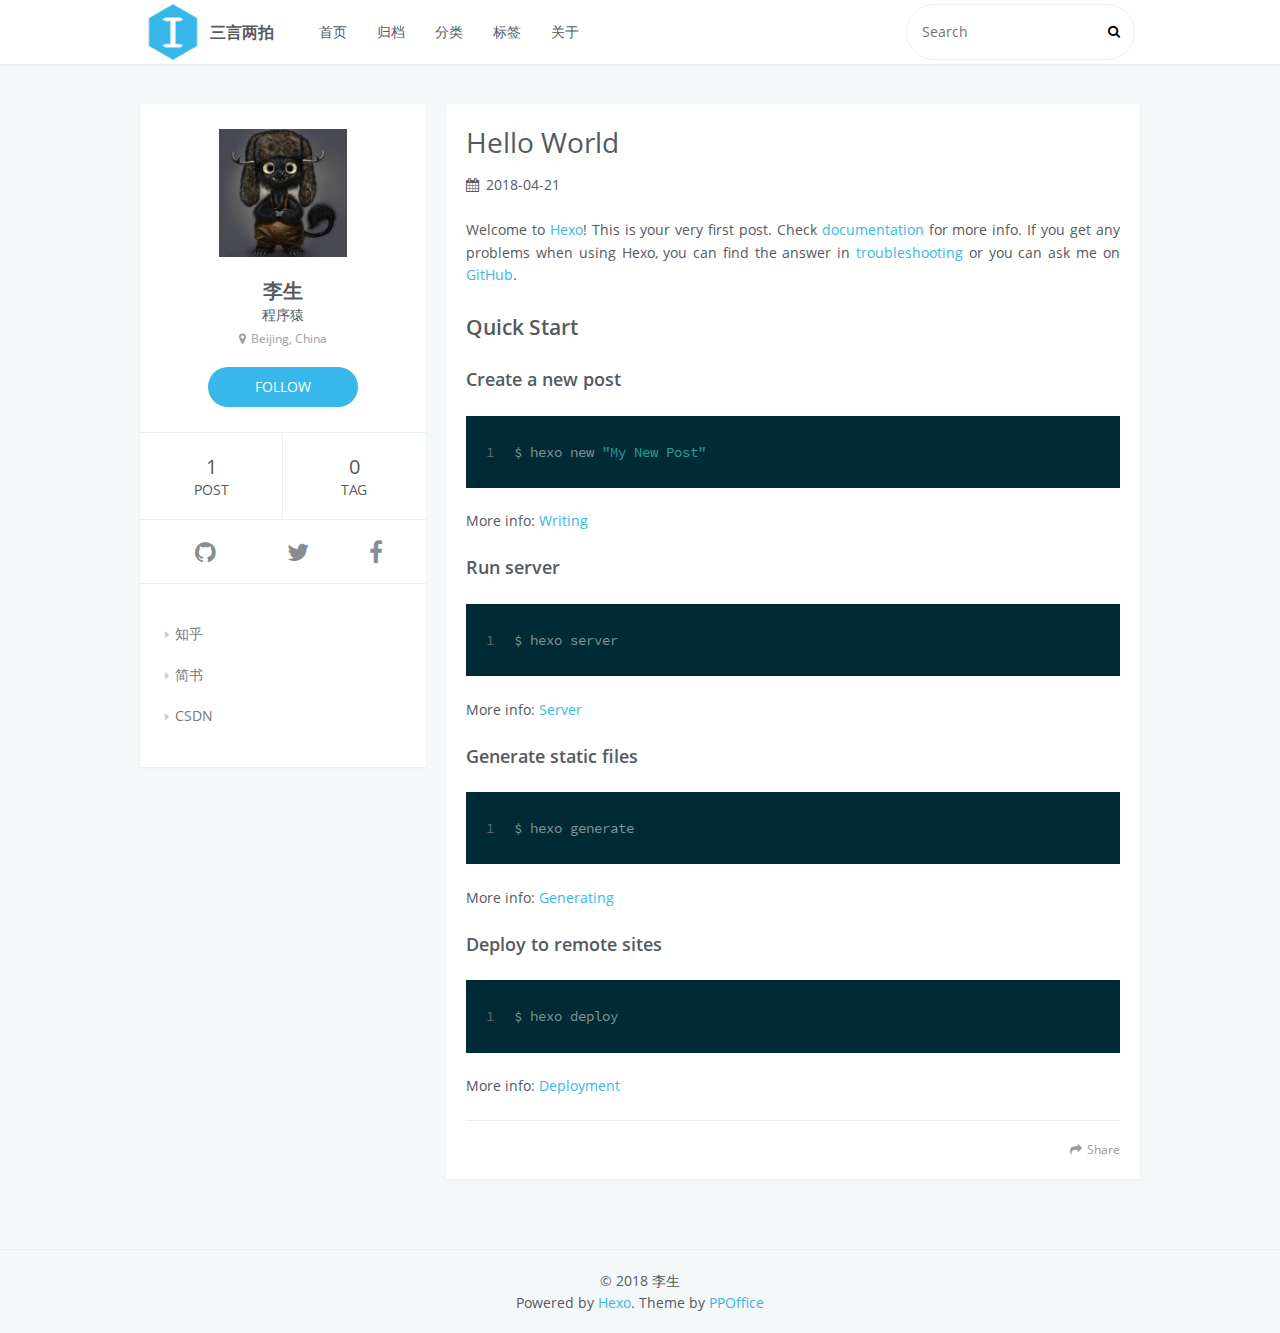
<file: index.html>
<!DOCTYPE html>
<html>
<head>
    <meta charset="utf-8">
    
    <title>三言两拍</title>
    <meta name="viewport" content="width=device-width, initial-scale=1, maximum-scale=1" />
    <meta name="description" content="When other men blindly follow the truth, remember, Nothing is true. When other men are limited by morality or law, remember, Everything is permitted.">
<meta name="keywords" content="李生 iOS Swift Objective-C">
<meta property="og:type" content="website">
<meta property="og:title" content="三言两拍">
<meta property="og:url" content="https://tasktinkle.github.io/index.html">
<meta property="og:site_name" content="三言两拍">
<meta property="og:description" content="When other men blindly follow the truth, remember, Nothing is true. When other men are limited by morality or law, remember, Everything is permitted.">
<meta property="og:locale" content="default">
<meta name="twitter:card" content="summary">
<meta name="twitter:title" content="三言两拍">
<meta name="twitter:description" content="When other men blindly follow the truth, remember, Nothing is true. When other men are limited by morality or law, remember, Everything is permitted.">
    

    

    
        <link rel="icon" href="/favicon.png" />
    

    <link rel="stylesheet" href="/libs/font-awesome/css/font-awesome.min.css">
    <link rel="stylesheet" href="/libs/open-sans/styles.css">
    <link rel="stylesheet" href="/libs/source-code-pro/styles.css">

    <link rel="stylesheet" href="/css/style.css">

    <script src="/libs/jquery/2.1.3/jquery.min.js"></script>
    
    
        <link rel="stylesheet" href="/libs/lightgallery/css/lightgallery.min.css">
    
    
        <link rel="stylesheet" href="/libs/justified-gallery/justifiedGallery.min.css">
    
    
        <script type="text/javascript">
(function(i,s,o,g,r,a,m) {i['GoogleAnalyticsObject']=r;i[r]=i[r]||function() {
(i[r].q=i[r].q||[]).push(arguments)},i[r].l=1*new Date();a=s.createElement(o),
m=s.getElementsByTagName(o)[0];a.async=1;a.src=g;m.parentNode.insertBefore(a,m)
})(window,document,'script','//www.google-analytics.com/analytics.js','ga');

ga('create', 'UA-117944323-1', 'auto');
ga('send', 'pageview');

</script>
    
    
    


</head>

<body>
    <div id="container">
        <header id="header">
    <div id="header-main" class="header-inner">
        <div class="outer">
            <a href="/" id="logo">
                <i class="logo"></i>
                <span class="site-title">三言两拍</span>
            </a>
            <nav id="main-nav">
                
                    <a class="main-nav-link" href="/.">首页</a>
                
                    <a class="main-nav-link" href="/archives">归档</a>
                
                    <a class="main-nav-link" href="/categories">分类</a>
                
                    <a class="main-nav-link" href="/tags">标签</a>
                
                    <a class="main-nav-link" href="/about">关于</a>
                
            </nav>
            
                
                <nav id="sub-nav">
                    <div class="profile" id="profile-nav">
                        <a id="profile-anchor" href="javascript:;">
                            <img class="avatar" src="/css/images/avatar.jpeg" />
                            <i class="fa fa-caret-down"></i>
                        </a>
                    </div>
                </nav>
            
            <div id="search-form-wrap">

    <form class="search-form" method="GET" action="https://www.baidu.com/s?">
    <input name="wd" type="text" class="search-form-input" placeholder="Search" />
    <button type="submit" class="search-form-submit"></button>
</form>
<script>
(function ($) {
    $('.search-form').on('submit', function (e) {
        var keyword = $('.search-form-input[name="wd"]').val();
        window.location = 'https://www.baidu.com/s?wd=site:tasktinkle.github.io ' + keyword;
        return false;
    });
})(jQuery);
</script>

</div>
        </div>
    </div>
    <div id="main-nav-mobile" class="header-sub header-inner">
        <table class="menu outer">
            <tr>
                
                    <td><a class="main-nav-link" href="/.">首页</a></td>
                
                    <td><a class="main-nav-link" href="/archives">归档</a></td>
                
                    <td><a class="main-nav-link" href="/categories">分类</a></td>
                
                    <td><a class="main-nav-link" href="/tags">标签</a></td>
                
                    <td><a class="main-nav-link" href="/about">关于</a></td>
                
                <td>
                    
    <form class="search-form" method="GET" action="https://www.baidu.com/s?">
    <input name="wd" type="text" class="search-form-input" placeholder="Search" />
    <button type="submit" class="search-form-submit"></button>
</form>
<script>
(function ($) {
    $('.search-form').on('submit', function (e) {
        var keyword = $('.search-form-input[name="wd"]').val();
        window.location = 'https://www.baidu.com/s?wd=site:tasktinkle.github.io ' + keyword;
        return false;
    });
})(jQuery);
</script>

                </td>
            </tr>
        </table>
    </div>
</header>

        <div class="outer">
            
                

<aside id="profile">
    <div class="inner profile-inner">
        <div class="base-info profile-block">
            <img id="avatar" src="/css/images/avatar.jpeg" />
            <h2 id="name">李生</h2>
            <h3 id="title">程序猿</h3>
            <span id="location"><i class="fa fa-map-marker"></i>Beijing, China</span>
            <a id="follow" target="_blank" href="https://github.com/tasktinkle/">FOLLOW</a>
        </div>
        <div class="article-info profile-block">
            <div class="article-info-block">
                1
                <span>post</span>
            </div>
            <div class="article-info-block">
                0
                <span>tag</span>
            </div>
        </div>
        
        <div class="profile-block social-links">
            <table>
                <tr>
                    
                    
                    <td>
                        <a href="http://github.com/tasktinkle" target="_blank" title="github" class=tooltip>
                            <i class="fa fa-github"></i>
                        </a>
                    </td>
                    
                    <td>
                        <a href="/" target="_blank" title="twitter" class=tooltip>
                            <i class="fa fa-twitter"></i>
                        </a>
                    </td>
                    
                    <td>
                        <a href="/" target="_blank" title="facebook" class=tooltip>
                            <i class="fa fa-facebook"></i>
                        </a>
                    </td>
                    
                </tr>
            </table>
        </div>
        
        <div class="profile-block social-links">
            <div class="widget">
                <ul>
                    
                        <li>
                            <a href="">知乎</a>
                        </li>
                    
                        <li>
                            <a href="">简书</a>
                        </li>
                    
                        <li>
                            <a href="">CSDN</a>
                        </li>
                    
                </ul>
            </div>
        </div>
    </div>
</aside>

            
            <section id="main">
    <article id="post-hello-world" class="article article-type-post" itemscope itemprop="blogPost">
    <div class="article-inner">
        
        
            <header class="article-header">
                
    
        <h1 itemprop="name">
            <a class="article-title" href="/2018/04/21/hello-world/">Hello World</a>
        </h1>
    

                
                    <div class="article-meta">
                        
    <div class="article-date">
        <i class="fa fa-calendar"></i>
        <a href="/2018/04/21/hello-world/">
            <time datetime="2018-04-21T00:39:50.141Z" itemprop="datePublished">2018-04-21</time>
        </a>
    </div>


                        
                        
                    </div>
                
            </header>
        
        
        <div class="article-entry" itemprop="articleBody">
        
            
            <p>Welcome to <a href="https://hexo.io/" target="_blank" rel="noopener">Hexo</a>! This is your very first post. Check <a href="https://hexo.io/docs/" target="_blank" rel="noopener">documentation</a> for more info. If you get any problems when using Hexo, you can find the answer in <a href="https://hexo.io/docs/troubleshooting.html" target="_blank" rel="noopener">troubleshooting</a> or you can ask me on <a href="https://github.com/hexojs/hexo/issues" target="_blank" rel="noopener">GitHub</a>.</p>
<h2 id="Quick-Start"><a href="#Quick-Start" class="headerlink" title="Quick Start"></a>Quick Start</h2><h3 id="Create-a-new-post"><a href="#Create-a-new-post" class="headerlink" title="Create a new post"></a>Create a new post</h3><figure class="highlight bash"><table><tr><td class="gutter"><pre><span class="line">1</span><br></pre></td><td class="code"><pre><span class="line">$ hexo new <span class="string">"My New Post"</span></span><br></pre></td></tr></table></figure>
<p>More info: <a href="https://hexo.io/docs/writing.html" target="_blank" rel="noopener">Writing</a></p>
<h3 id="Run-server"><a href="#Run-server" class="headerlink" title="Run server"></a>Run server</h3><figure class="highlight bash"><table><tr><td class="gutter"><pre><span class="line">1</span><br></pre></td><td class="code"><pre><span class="line">$ hexo server</span><br></pre></td></tr></table></figure>
<p>More info: <a href="https://hexo.io/docs/server.html" target="_blank" rel="noopener">Server</a></p>
<h3 id="Generate-static-files"><a href="#Generate-static-files" class="headerlink" title="Generate static files"></a>Generate static files</h3><figure class="highlight bash"><table><tr><td class="gutter"><pre><span class="line">1</span><br></pre></td><td class="code"><pre><span class="line">$ hexo generate</span><br></pre></td></tr></table></figure>
<p>More info: <a href="https://hexo.io/docs/generating.html" target="_blank" rel="noopener">Generating</a></p>
<h3 id="Deploy-to-remote-sites"><a href="#Deploy-to-remote-sites" class="headerlink" title="Deploy to remote sites"></a>Deploy to remote sites</h3><figure class="highlight bash"><table><tr><td class="gutter"><pre><span class="line">1</span><br></pre></td><td class="code"><pre><span class="line">$ hexo deploy</span><br></pre></td></tr></table></figure>
<p>More info: <a href="https://hexo.io/docs/deployment.html" target="_blank" rel="noopener">Deployment</a></p>

        
        </div>
        <footer class="article-footer">
            <div class="share-container">



</div>

    <a data-url="https://tasktinkle.github.io/2018/04/21/hello-world/" data-id="cjg8rhk4a00009pv6m8yh7b2r" class="article-share-link"><i class="fa fa-share"></i>Share</a>
<script>
    (function ($) {
        // Prevent duplicate binding
        if (typeof(__SHARE_BUTTON_BINDED__) === 'undefined' || !__SHARE_BUTTON_BINDED__) {
            __SHARE_BUTTON_BINDED__ = true;
        } else {
            return;
        }
        $('body').on('click', function() {
            $('.article-share-box.on').removeClass('on');
        }).on('click', '.article-share-link', function(e) {
            e.stopPropagation();

            var $this = $(this),
                url = $this.attr('data-url'),
                encodedUrl = encodeURIComponent(url),
                id = 'article-share-box-' + $this.attr('data-id'),
                offset = $this.offset(),
                box;

            if ($('#' + id).length) {
                box = $('#' + id);

                if (box.hasClass('on')){
                    box.removeClass('on');
                    return;
                }
            } else {
                var html = [
                    '<div id="' + id + '" class="article-share-box">',
                        '<input class="article-share-input" value="' + url + '">',
                        '<div class="article-share-links">',
                            '<a href="https://twitter.com/intent/tweet?url=' + encodedUrl + '" class="fa fa-twitter article-share-twitter" target="_blank" title="Twitter"></a>',
                            '<a href="https://www.facebook.com/sharer.php?u=' + encodedUrl + '" class="fa fa-facebook article-share-facebook" target="_blank" title="Facebook"></a>',
                            '<a href="http://pinterest.com/pin/create/button/?url=' + encodedUrl + '" class="fa fa-pinterest article-share-pinterest" target="_blank" title="Pinterest"></a>',
                            '<a href="https://plus.google.com/share?url=' + encodedUrl + '" class="fa fa-google article-share-google" target="_blank" title="Google+"></a>',
                        '</div>',
                    '</div>'
                ].join('');

              box = $(html);

              $('body').append(box);
            }

            $('.article-share-box.on').hide();

            box.css({
                top: offset.top + 25,
                left: offset.left
            }).addClass('on');

        }).on('click', '.article-share-box', function (e) {
            e.stopPropagation();
        }).on('click', '.article-share-box-input', function () {
            $(this).select();
        }).on('click', '.article-share-box-link', function (e) {
            e.preventDefault();
            e.stopPropagation();

            window.open(this.href, 'article-share-box-window-' + Date.now(), 'width=500,height=450');
        });
    })(jQuery);
</script>

            
    

        </footer>
    </div>
    
</article>


</section>
            
        </div>
        <footer id="footer">
    <div class="outer">
        <div id="footer-info" class="inner">
            &copy; 2018 李生<br>
            Powered by <a href="http://hexo.io/" target="_blank">Hexo</a>. Theme by <a href="http://github.com/ppoffice">PPOffice</a>
        </div>
    </div>
</footer>
        


    
        <script src="/libs/lightgallery/js/lightgallery.min.js"></script>
        <script src="/libs/lightgallery/js/lg-thumbnail.min.js"></script>
        <script src="/libs/lightgallery/js/lg-pager.min.js"></script>
        <script src="/libs/lightgallery/js/lg-autoplay.min.js"></script>
        <script src="/libs/lightgallery/js/lg-fullscreen.min.js"></script>
        <script src="/libs/lightgallery/js/lg-zoom.min.js"></script>
        <script src="/libs/lightgallery/js/lg-hash.min.js"></script>
        <script src="/libs/lightgallery/js/lg-share.min.js"></script>
        <script src="/libs/lightgallery/js/lg-video.min.js"></script>
    
    
        <script src="/libs/justified-gallery/jquery.justifiedGallery.min.js"></script>
    
    



<!-- Custom Scripts -->
<script src="/js/main.js"></script>

    </div>
</body>
</html>
</file>
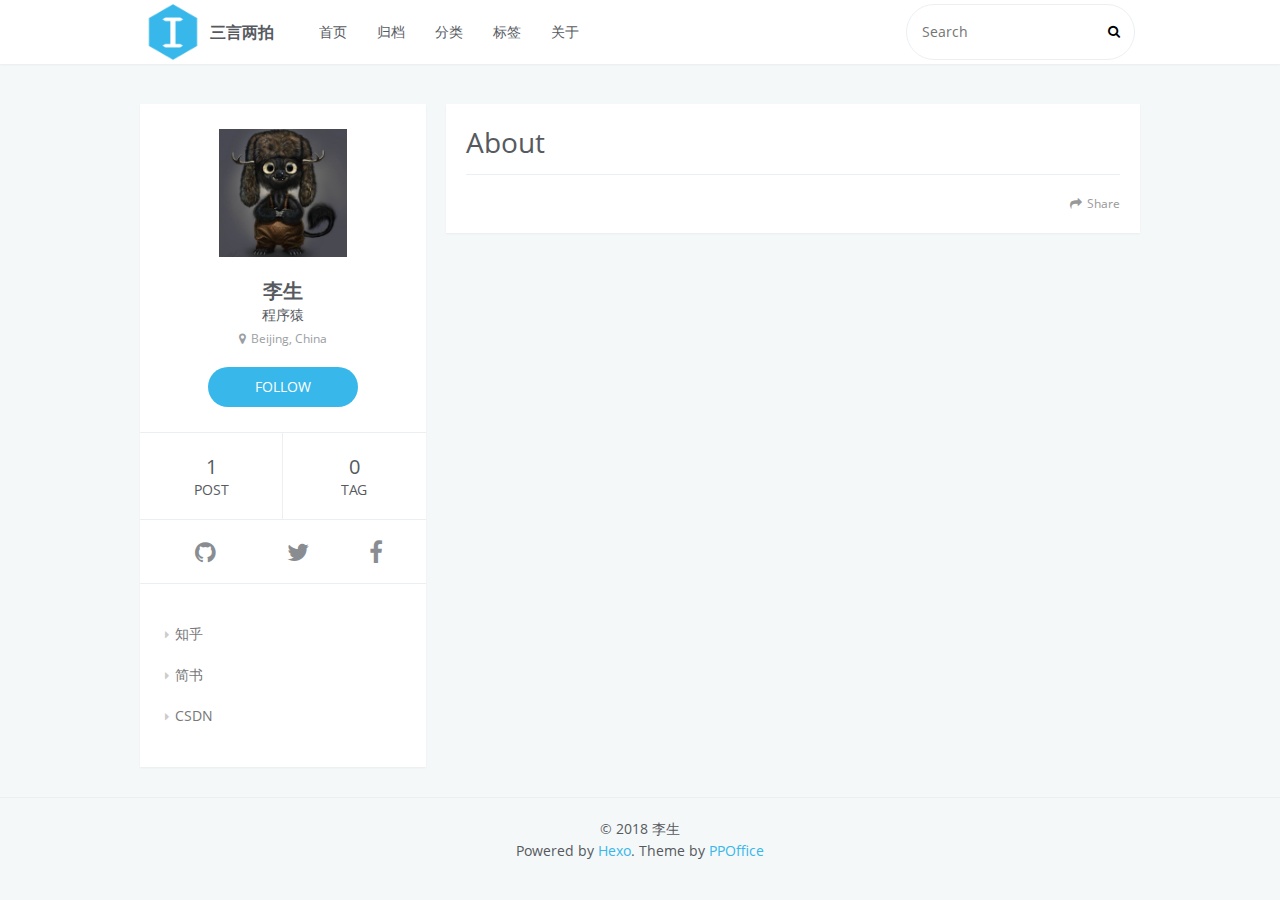
<file: about/index.html>
<!DOCTYPE html>
<html>
<head>
    <meta charset="utf-8">
    
    <title>About | 三言两拍</title>
    <meta name="viewport" content="width=device-width, initial-scale=1, maximum-scale=1" />
    <meta name="description" content="When other men blindly follow the truth, remember, Nothing is true. When other men are limited by morality or law, remember, Everything is permitted.">
<meta name="keywords" content="李生 iOS Swift Objective-C">
<meta property="og:type" content="website">
<meta property="og:title" content="About">
<meta property="og:url" content="https://tasktinkle.github.io/about/index.html">
<meta property="og:site_name" content="三言两拍">
<meta property="og:description" content="When other men blindly follow the truth, remember, Nothing is true. When other men are limited by morality or law, remember, Everything is permitted.">
<meta property="og:locale" content="default">
<meta property="og:updated_time" content="2018-04-21T01:03:26.537Z">
<meta name="twitter:card" content="summary">
<meta name="twitter:title" content="About">
<meta name="twitter:description" content="When other men blindly follow the truth, remember, Nothing is true. When other men are limited by morality or law, remember, Everything is permitted.">
    

    

    
        <link rel="icon" href="/favicon.png" />
    

    <link rel="stylesheet" href="/libs/font-awesome/css/font-awesome.min.css">
    <link rel="stylesheet" href="/libs/open-sans/styles.css">
    <link rel="stylesheet" href="/libs/source-code-pro/styles.css">

    <link rel="stylesheet" href="/css/style.css">

    <script src="/libs/jquery/2.1.3/jquery.min.js"></script>
    
    
        <link rel="stylesheet" href="/libs/lightgallery/css/lightgallery.min.css">
    
    
        <link rel="stylesheet" href="/libs/justified-gallery/justifiedGallery.min.css">
    
    
        <script type="text/javascript">
(function(i,s,o,g,r,a,m) {i['GoogleAnalyticsObject']=r;i[r]=i[r]||function() {
(i[r].q=i[r].q||[]).push(arguments)},i[r].l=1*new Date();a=s.createElement(o),
m=s.getElementsByTagName(o)[0];a.async=1;a.src=g;m.parentNode.insertBefore(a,m)
})(window,document,'script','//www.google-analytics.com/analytics.js','ga');

ga('create', 'UA-117944323-1', 'auto');
ga('send', 'pageview');

</script>
    
    
    


</head>

<body>
    <div id="container">
        <header id="header">
    <div id="header-main" class="header-inner">
        <div class="outer">
            <a href="/" id="logo">
                <i class="logo"></i>
                <span class="site-title">三言两拍</span>
            </a>
            <nav id="main-nav">
                
                    <a class="main-nav-link" href="/.">首页</a>
                
                    <a class="main-nav-link" href="/archives">归档</a>
                
                    <a class="main-nav-link" href="/categories">分类</a>
                
                    <a class="main-nav-link" href="/tags">标签</a>
                
                    <a class="main-nav-link" href="/about">关于</a>
                
            </nav>
            
                
                <nav id="sub-nav">
                    <div class="profile" id="profile-nav">
                        <a id="profile-anchor" href="javascript:;">
                            <img class="avatar" src="/css/images/avatar.jpeg" />
                            <i class="fa fa-caret-down"></i>
                        </a>
                    </div>
                </nav>
            
            <div id="search-form-wrap">

    <form class="search-form" method="GET" action="https://www.baidu.com/s?">
    <input name="wd" type="text" class="search-form-input" placeholder="Search" />
    <button type="submit" class="search-form-submit"></button>
</form>
<script>
(function ($) {
    $('.search-form').on('submit', function (e) {
        var keyword = $('.search-form-input[name="wd"]').val();
        window.location = 'https://www.baidu.com/s?wd=site:tasktinkle.github.io ' + keyword;
        return false;
    });
})(jQuery);
</script>

</div>
        </div>
    </div>
    <div id="main-nav-mobile" class="header-sub header-inner">
        <table class="menu outer">
            <tr>
                
                    <td><a class="main-nav-link" href="/.">首页</a></td>
                
                    <td><a class="main-nav-link" href="/archives">归档</a></td>
                
                    <td><a class="main-nav-link" href="/categories">分类</a></td>
                
                    <td><a class="main-nav-link" href="/tags">标签</a></td>
                
                    <td><a class="main-nav-link" href="/about">关于</a></td>
                
                <td>
                    
    <form class="search-form" method="GET" action="https://www.baidu.com/s?">
    <input name="wd" type="text" class="search-form-input" placeholder="Search" />
    <button type="submit" class="search-form-submit"></button>
</form>
<script>
(function ($) {
    $('.search-form').on('submit', function (e) {
        var keyword = $('.search-form-input[name="wd"]').val();
        window.location = 'https://www.baidu.com/s?wd=site:tasktinkle.github.io ' + keyword;
        return false;
    });
})(jQuery);
</script>

                </td>
            </tr>
        </table>
    </div>
</header>

        <div class="outer">
            
                

<aside id="profile">
    <div class="inner profile-inner">
        <div class="base-info profile-block">
            <img id="avatar" src="/css/images/avatar.jpeg" />
            <h2 id="name">李生</h2>
            <h3 id="title">程序猿</h3>
            <span id="location"><i class="fa fa-map-marker"></i>Beijing, China</span>
            <a id="follow" target="_blank" href="https://github.com/tasktinkle/">FOLLOW</a>
        </div>
        <div class="article-info profile-block">
            <div class="article-info-block">
                1
                <span>post</span>
            </div>
            <div class="article-info-block">
                0
                <span>tag</span>
            </div>
        </div>
        
        <div class="profile-block social-links">
            <table>
                <tr>
                    
                    
                    <td>
                        <a href="http://github.com/tasktinkle" target="_blank" title="github" class=tooltip>
                            <i class="fa fa-github"></i>
                        </a>
                    </td>
                    
                    <td>
                        <a href="/" target="_blank" title="twitter" class=tooltip>
                            <i class="fa fa-twitter"></i>
                        </a>
                    </td>
                    
                    <td>
                        <a href="/" target="_blank" title="facebook" class=tooltip>
                            <i class="fa fa-facebook"></i>
                        </a>
                    </td>
                    
                </tr>
            </table>
        </div>
        
        <div class="profile-block social-links">
            <div class="widget">
                <ul>
                    
                        <li>
                            <a href="">知乎</a>
                        </li>
                    
                        <li>
                            <a href="">简书</a>
                        </li>
                    
                        <li>
                            <a href="">CSDN</a>
                        </li>
                    
                </ul>
            </div>
        </div>
    </div>
</aside>

            
            <section id="main"><article id="page-" class="article article-type-page" itemscope itemprop="blogPost">
    <div class="article-inner">
        
        
            <header class="article-header">
                
    
        <h1 class="article-title" itemprop="name">
            About
        </h1>
    

                
            </header>
        
        
        <div class="article-entry" itemprop="articleBody">
        
            
            
        
        </div>
        <footer class="article-footer">
            <div class="share-container">



</div>

    <a data-url="https://tasktinkle.github.io/about/index.html" data-id="cjg8rhk6500019pv6f3aozb0u" class="article-share-link"><i class="fa fa-share"></i>Share</a>
<script>
    (function ($) {
        // Prevent duplicate binding
        if (typeof(__SHARE_BUTTON_BINDED__) === 'undefined' || !__SHARE_BUTTON_BINDED__) {
            __SHARE_BUTTON_BINDED__ = true;
        } else {
            return;
        }
        $('body').on('click', function() {
            $('.article-share-box.on').removeClass('on');
        }).on('click', '.article-share-link', function(e) {
            e.stopPropagation();

            var $this = $(this),
                url = $this.attr('data-url'),
                encodedUrl = encodeURIComponent(url),
                id = 'article-share-box-' + $this.attr('data-id'),
                offset = $this.offset(),
                box;

            if ($('#' + id).length) {
                box = $('#' + id);

                if (box.hasClass('on')){
                    box.removeClass('on');
                    return;
                }
            } else {
                var html = [
                    '<div id="' + id + '" class="article-share-box">',
                        '<input class="article-share-input" value="' + url + '">',
                        '<div class="article-share-links">',
                            '<a href="https://twitter.com/intent/tweet?url=' + encodedUrl + '" class="fa fa-twitter article-share-twitter" target="_blank" title="Twitter"></a>',
                            '<a href="https://www.facebook.com/sharer.php?u=' + encodedUrl + '" class="fa fa-facebook article-share-facebook" target="_blank" title="Facebook"></a>',
                            '<a href="http://pinterest.com/pin/create/button/?url=' + encodedUrl + '" class="fa fa-pinterest article-share-pinterest" target="_blank" title="Pinterest"></a>',
                            '<a href="https://plus.google.com/share?url=' + encodedUrl + '" class="fa fa-google article-share-google" target="_blank" title="Google+"></a>',
                        '</div>',
                    '</div>'
                ].join('');

              box = $(html);

              $('body').append(box);
            }

            $('.article-share-box.on').hide();

            box.css({
                top: offset.top + 25,
                left: offset.left
            }).addClass('on');

        }).on('click', '.article-share-box', function (e) {
            e.stopPropagation();
        }).on('click', '.article-share-box-input', function () {
            $(this).select();
        }).on('click', '.article-share-box-link', function (e) {
            e.preventDefault();
            e.stopPropagation();

            window.open(this.href, 'article-share-box-window-' + Date.now(), 'width=500,height=450');
        });
    })(jQuery);
</script>

            
    

        </footer>
    </div>
    
        

    
</article>


    
    

</section>
            
        </div>
        <footer id="footer">
    <div class="outer">
        <div id="footer-info" class="inner">
            &copy; 2018 李生<br>
            Powered by <a href="http://hexo.io/" target="_blank">Hexo</a>. Theme by <a href="http://github.com/ppoffice">PPOffice</a>
        </div>
    </div>
</footer>
        


    
        <script src="/libs/lightgallery/js/lightgallery.min.js"></script>
        <script src="/libs/lightgallery/js/lg-thumbnail.min.js"></script>
        <script src="/libs/lightgallery/js/lg-pager.min.js"></script>
        <script src="/libs/lightgallery/js/lg-autoplay.min.js"></script>
        <script src="/libs/lightgallery/js/lg-fullscreen.min.js"></script>
        <script src="/libs/lightgallery/js/lg-zoom.min.js"></script>
        <script src="/libs/lightgallery/js/lg-hash.min.js"></script>
        <script src="/libs/lightgallery/js/lg-share.min.js"></script>
        <script src="/libs/lightgallery/js/lg-video.min.js"></script>
    
    
        <script src="/libs/justified-gallery/jquery.justifiedGallery.min.js"></script>
    
    



<!-- Custom Scripts -->
<script src="/js/main.js"></script>

    </div>
</body>
</html>
</file>
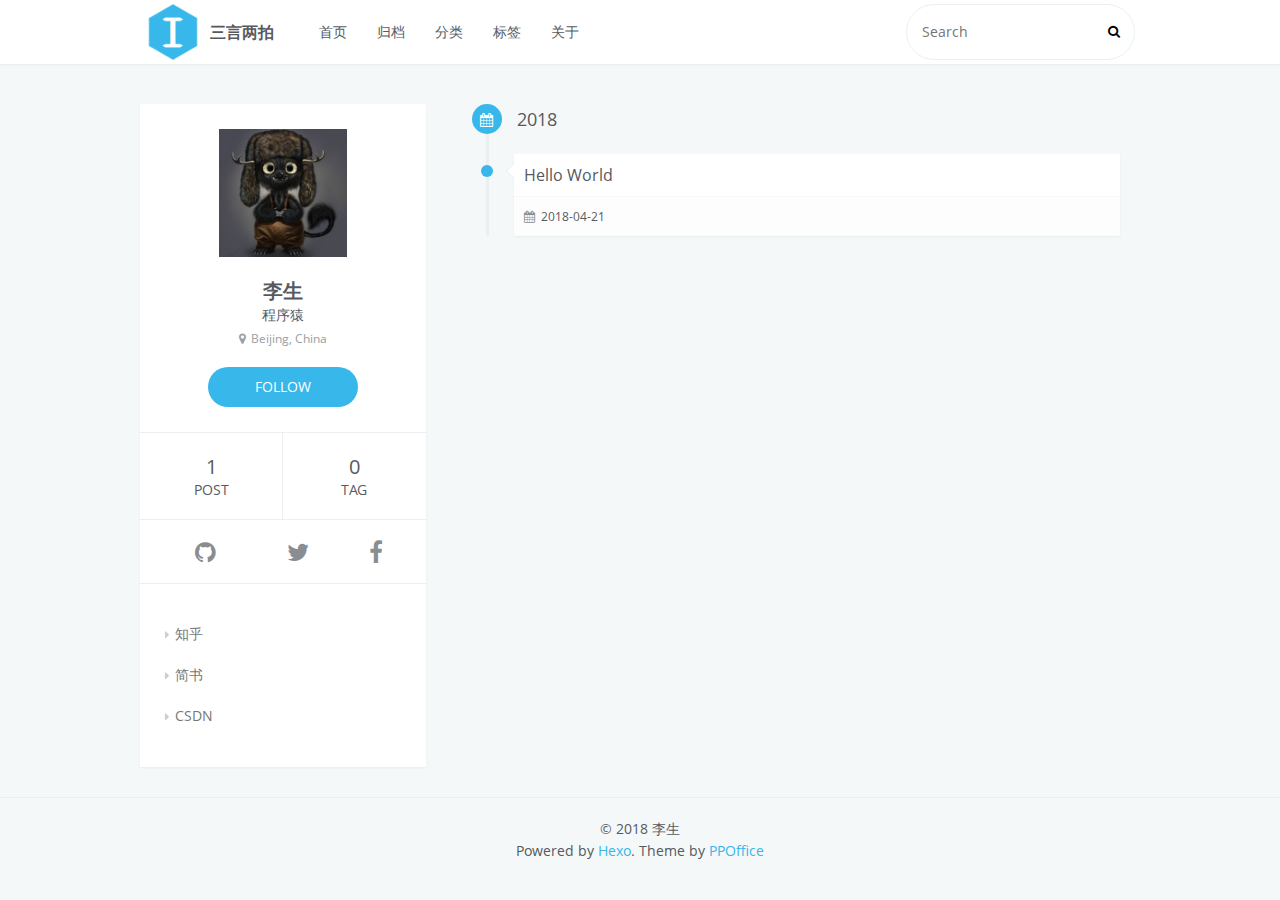
<file: archives/index.html>
<!DOCTYPE html>
<html>
<head>
    <meta charset="utf-8">
    
    <title>Archive | 三言两拍</title>
    <meta name="viewport" content="width=device-width, initial-scale=1, maximum-scale=1" />
    <meta name="description" content="When other men blindly follow the truth, remember, Nothing is true. When other men are limited by morality or law, remember, Everything is permitted.">
<meta name="keywords" content="李生 iOS Swift Objective-C">
<meta property="og:type" content="website">
<meta property="og:title" content="三言两拍">
<meta property="og:url" content="https://tasktinkle.github.io/archives/index.html">
<meta property="og:site_name" content="三言两拍">
<meta property="og:description" content="When other men blindly follow the truth, remember, Nothing is true. When other men are limited by morality or law, remember, Everything is permitted.">
<meta property="og:locale" content="default">
<meta name="twitter:card" content="summary">
<meta name="twitter:title" content="三言两拍">
<meta name="twitter:description" content="When other men blindly follow the truth, remember, Nothing is true. When other men are limited by morality or law, remember, Everything is permitted.">
    

    

    
        <link rel="icon" href="/favicon.png" />
    

    <link rel="stylesheet" href="/libs/font-awesome/css/font-awesome.min.css">
    <link rel="stylesheet" href="/libs/open-sans/styles.css">
    <link rel="stylesheet" href="/libs/source-code-pro/styles.css">

    <link rel="stylesheet" href="/css/style.css">

    <script src="/libs/jquery/2.1.3/jquery.min.js"></script>
    
    
        <link rel="stylesheet" href="/libs/lightgallery/css/lightgallery.min.css">
    
    
        <link rel="stylesheet" href="/libs/justified-gallery/justifiedGallery.min.css">
    
    
        <script type="text/javascript">
(function(i,s,o,g,r,a,m) {i['GoogleAnalyticsObject']=r;i[r]=i[r]||function() {
(i[r].q=i[r].q||[]).push(arguments)},i[r].l=1*new Date();a=s.createElement(o),
m=s.getElementsByTagName(o)[0];a.async=1;a.src=g;m.parentNode.insertBefore(a,m)
})(window,document,'script','//www.google-analytics.com/analytics.js','ga');

ga('create', 'UA-117944323-1', 'auto');
ga('send', 'pageview');

</script>
    
    
    


</head>

<body>
    <div id="container">
        <header id="header">
    <div id="header-main" class="header-inner">
        <div class="outer">
            <a href="/" id="logo">
                <i class="logo"></i>
                <span class="site-title">三言两拍</span>
            </a>
            <nav id="main-nav">
                
                    <a class="main-nav-link" href="/.">首页</a>
                
                    <a class="main-nav-link" href="/archives">归档</a>
                
                    <a class="main-nav-link" href="/categories">分类</a>
                
                    <a class="main-nav-link" href="/tags">标签</a>
                
                    <a class="main-nav-link" href="/about">关于</a>
                
            </nav>
            
                
                <nav id="sub-nav">
                    <div class="profile" id="profile-nav">
                        <a id="profile-anchor" href="javascript:;">
                            <img class="avatar" src="/css/images/avatar.jpeg" />
                            <i class="fa fa-caret-down"></i>
                        </a>
                    </div>
                </nav>
            
            <div id="search-form-wrap">

    <form class="search-form" method="GET" action="https://www.baidu.com/s?">
    <input name="wd" type="text" class="search-form-input" placeholder="Search" />
    <button type="submit" class="search-form-submit"></button>
</form>
<script>
(function ($) {
    $('.search-form').on('submit', function (e) {
        var keyword = $('.search-form-input[name="wd"]').val();
        window.location = 'https://www.baidu.com/s?wd=site:tasktinkle.github.io ' + keyword;
        return false;
    });
})(jQuery);
</script>

</div>
        </div>
    </div>
    <div id="main-nav-mobile" class="header-sub header-inner">
        <table class="menu outer">
            <tr>
                
                    <td><a class="main-nav-link" href="/.">首页</a></td>
                
                    <td><a class="main-nav-link" href="/archives">归档</a></td>
                
                    <td><a class="main-nav-link" href="/categories">分类</a></td>
                
                    <td><a class="main-nav-link" href="/tags">标签</a></td>
                
                    <td><a class="main-nav-link" href="/about">关于</a></td>
                
                <td>
                    
    <form class="search-form" method="GET" action="https://www.baidu.com/s?">
    <input name="wd" type="text" class="search-form-input" placeholder="Search" />
    <button type="submit" class="search-form-submit"></button>
</form>
<script>
(function ($) {
    $('.search-form').on('submit', function (e) {
        var keyword = $('.search-form-input[name="wd"]').val();
        window.location = 'https://www.baidu.com/s?wd=site:tasktinkle.github.io ' + keyword;
        return false;
    });
})(jQuery);
</script>

                </td>
            </tr>
        </table>
    </div>
</header>

        <div class="outer">
            
                

<aside id="profile">
    <div class="inner profile-inner">
        <div class="base-info profile-block">
            <img id="avatar" src="/css/images/avatar.jpeg" />
            <h2 id="name">李生</h2>
            <h3 id="title">程序猿</h3>
            <span id="location"><i class="fa fa-map-marker"></i>Beijing, China</span>
            <a id="follow" target="_blank" href="https://github.com/tasktinkle/">FOLLOW</a>
        </div>
        <div class="article-info profile-block">
            <div class="article-info-block">
                1
                <span>post</span>
            </div>
            <div class="article-info-block">
                0
                <span>tag</span>
            </div>
        </div>
        
        <div class="profile-block social-links">
            <table>
                <tr>
                    
                    
                    <td>
                        <a href="http://github.com/tasktinkle" target="_blank" title="github" class=tooltip>
                            <i class="fa fa-github"></i>
                        </a>
                    </td>
                    
                    <td>
                        <a href="/" target="_blank" title="twitter" class=tooltip>
                            <i class="fa fa-twitter"></i>
                        </a>
                    </td>
                    
                    <td>
                        <a href="/" target="_blank" title="facebook" class=tooltip>
                            <i class="fa fa-facebook"></i>
                        </a>
                    </td>
                    
                </tr>
            </table>
        </div>
        
        <div class="profile-block social-links">
            <div class="widget">
                <ul>
                    
                        <li>
                            <a href="">知乎</a>
                        </li>
                    
                        <li>
                            <a href="">简书</a>
                        </li>
                    
                        <li>
                            <a href="">CSDN</a>
                        </li>
                    
                </ul>
            </div>
        </div>
    </div>
</aside>

            
            <section id="main"><div class="timeline timeline-wrap">
    
            <div class="timeline-row timeline-row-major">
                <span class="node"><i class="fa fa-calendar"></i></span>
                <h1 class="title">2018</h1>
            </div>
        
        <div class="timeline-row">
            <span class="node"></span>
            <div class="content">
                
    
        <h1 itemprop="name">
            <a class="timeline-article-title" href="/2018/04/21/hello-world/">Hello World</a>
        </h1>
    

                <div class="article-meta">
                    
    <div class="article-date">
        <i class="fa fa-calendar"></i>
        <a href="/2018/04/21/hello-world/">
            <time datetime="2018-04-21T00:39:50.141Z" itemprop="datePublished">2018-04-21</time>
        </a>
    </div>


                    
                    
                </div>
            </div>
        </div>
    
</div>
</section>
            
        </div>
        <footer id="footer">
    <div class="outer">
        <div id="footer-info" class="inner">
            &copy; 2018 李生<br>
            Powered by <a href="http://hexo.io/" target="_blank">Hexo</a>. Theme by <a href="http://github.com/ppoffice">PPOffice</a>
        </div>
    </div>
</footer>
        


    
        <script src="/libs/lightgallery/js/lightgallery.min.js"></script>
        <script src="/libs/lightgallery/js/lg-thumbnail.min.js"></script>
        <script src="/libs/lightgallery/js/lg-pager.min.js"></script>
        <script src="/libs/lightgallery/js/lg-autoplay.min.js"></script>
        <script src="/libs/lightgallery/js/lg-fullscreen.min.js"></script>
        <script src="/libs/lightgallery/js/lg-zoom.min.js"></script>
        <script src="/libs/lightgallery/js/lg-hash.min.js"></script>
        <script src="/libs/lightgallery/js/lg-share.min.js"></script>
        <script src="/libs/lightgallery/js/lg-video.min.js"></script>
    
    
        <script src="/libs/justified-gallery/jquery.justifiedGallery.min.js"></script>
    
    



<!-- Custom Scripts -->
<script src="/js/main.js"></script>

    </div>
</body>
</html>
</file>
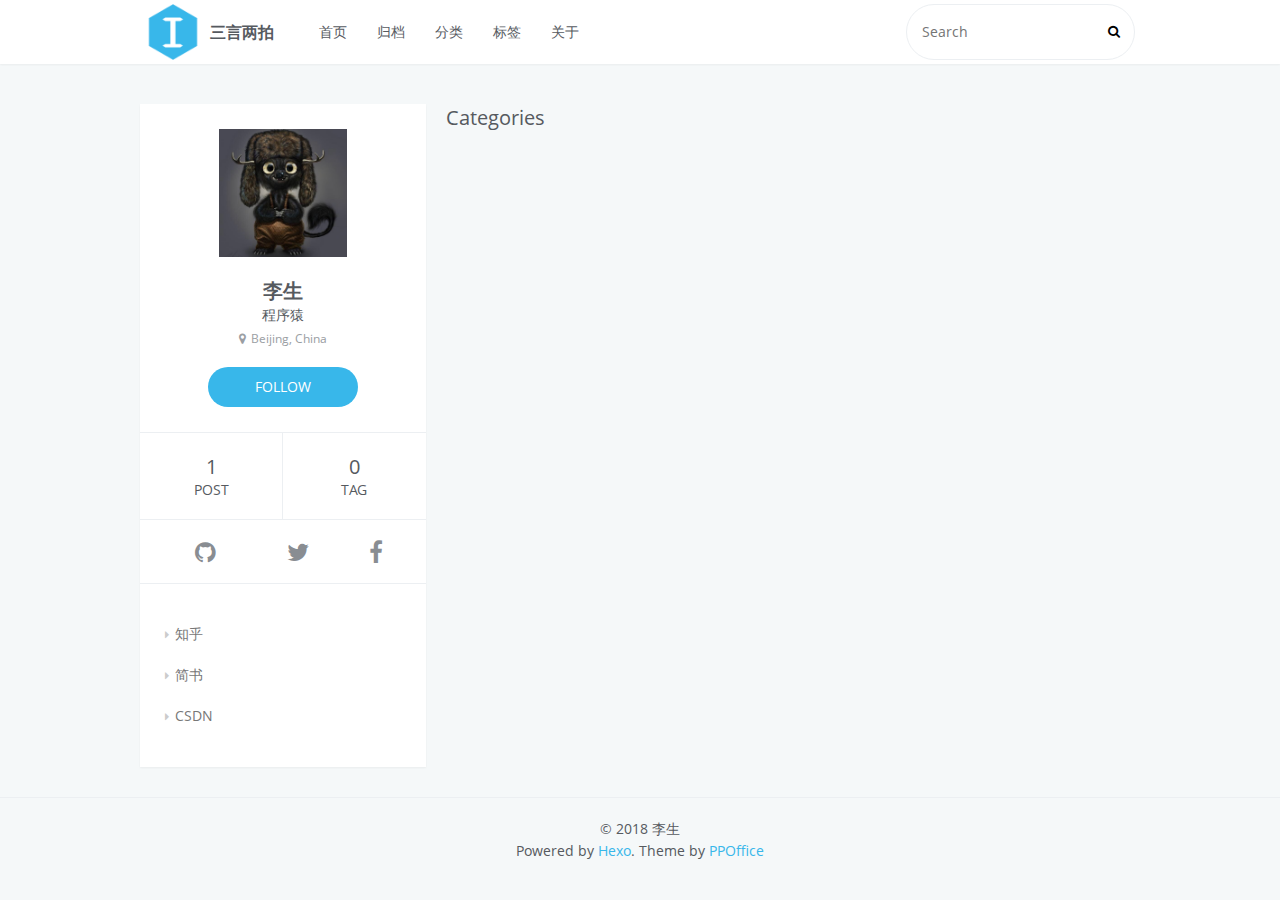
<file: categories/index.html>
<!DOCTYPE html>
<html>
<head>
    <meta charset="utf-8">
    
    <title>Categories | 三言两拍</title>
    <meta name="viewport" content="width=device-width, initial-scale=1, maximum-scale=1" />
    <meta name="description" content="When other men blindly follow the truth, remember, Nothing is true. When other men are limited by morality or law, remember, Everything is permitted.">
<meta name="keywords" content="李生 iOS Swift Objective-C">
<meta property="og:type" content="website">
<meta property="og:title" content="Categories">
<meta property="og:url" content="https://tasktinkle.github.io/categories/index.html">
<meta property="og:site_name" content="三言两拍">
<meta property="og:description" content="When other men blindly follow the truth, remember, Nothing is true. When other men are limited by morality or law, remember, Everything is permitted.">
<meta property="og:locale" content="default">
<meta property="og:updated_time" content="2018-04-21T01:03:26.537Z">
<meta name="twitter:card" content="summary">
<meta name="twitter:title" content="Categories">
<meta name="twitter:description" content="When other men blindly follow the truth, remember, Nothing is true. When other men are limited by morality or law, remember, Everything is permitted.">
    

    

    
        <link rel="icon" href="/favicon.png" />
    

    <link rel="stylesheet" href="/libs/font-awesome/css/font-awesome.min.css">
    <link rel="stylesheet" href="/libs/open-sans/styles.css">
    <link rel="stylesheet" href="/libs/source-code-pro/styles.css">

    <link rel="stylesheet" href="/css/style.css">

    <script src="/libs/jquery/2.1.3/jquery.min.js"></script>
    
    
        <link rel="stylesheet" href="/libs/lightgallery/css/lightgallery.min.css">
    
    
        <link rel="stylesheet" href="/libs/justified-gallery/justifiedGallery.min.css">
    
    
        <script type="text/javascript">
(function(i,s,o,g,r,a,m) {i['GoogleAnalyticsObject']=r;i[r]=i[r]||function() {
(i[r].q=i[r].q||[]).push(arguments)},i[r].l=1*new Date();a=s.createElement(o),
m=s.getElementsByTagName(o)[0];a.async=1;a.src=g;m.parentNode.insertBefore(a,m)
})(window,document,'script','//www.google-analytics.com/analytics.js','ga');

ga('create', 'UA-117944323-1', 'auto');
ga('send', 'pageview');

</script>
    
    
    


</head>

<body>
    <div id="container">
        <header id="header">
    <div id="header-main" class="header-inner">
        <div class="outer">
            <a href="/" id="logo">
                <i class="logo"></i>
                <span class="site-title">三言两拍</span>
            </a>
            <nav id="main-nav">
                
                    <a class="main-nav-link" href="/.">首页</a>
                
                    <a class="main-nav-link" href="/archives">归档</a>
                
                    <a class="main-nav-link" href="/categories">分类</a>
                
                    <a class="main-nav-link" href="/tags">标签</a>
                
                    <a class="main-nav-link" href="/about">关于</a>
                
            </nav>
            
                
                <nav id="sub-nav">
                    <div class="profile" id="profile-nav">
                        <a id="profile-anchor" href="javascript:;">
                            <img class="avatar" src="/css/images/avatar.jpeg" />
                            <i class="fa fa-caret-down"></i>
                        </a>
                    </div>
                </nav>
            
            <div id="search-form-wrap">

    <form class="search-form" method="GET" action="https://www.baidu.com/s?">
    <input name="wd" type="text" class="search-form-input" placeholder="Search" />
    <button type="submit" class="search-form-submit"></button>
</form>
<script>
(function ($) {
    $('.search-form').on('submit', function (e) {
        var keyword = $('.search-form-input[name="wd"]').val();
        window.location = 'https://www.baidu.com/s?wd=site:tasktinkle.github.io ' + keyword;
        return false;
    });
})(jQuery);
</script>

</div>
        </div>
    </div>
    <div id="main-nav-mobile" class="header-sub header-inner">
        <table class="menu outer">
            <tr>
                
                    <td><a class="main-nav-link" href="/.">首页</a></td>
                
                    <td><a class="main-nav-link" href="/archives">归档</a></td>
                
                    <td><a class="main-nav-link" href="/categories">分类</a></td>
                
                    <td><a class="main-nav-link" href="/tags">标签</a></td>
                
                    <td><a class="main-nav-link" href="/about">关于</a></td>
                
                <td>
                    
    <form class="search-form" method="GET" action="https://www.baidu.com/s?">
    <input name="wd" type="text" class="search-form-input" placeholder="Search" />
    <button type="submit" class="search-form-submit"></button>
</form>
<script>
(function ($) {
    $('.search-form').on('submit', function (e) {
        var keyword = $('.search-form-input[name="wd"]').val();
        window.location = 'https://www.baidu.com/s?wd=site:tasktinkle.github.io ' + keyword;
        return false;
    });
})(jQuery);
</script>

                </td>
            </tr>
        </table>
    </div>
</header>

        <div class="outer">
            
                

<aside id="profile">
    <div class="inner profile-inner">
        <div class="base-info profile-block">
            <img id="avatar" src="/css/images/avatar.jpeg" />
            <h2 id="name">李生</h2>
            <h3 id="title">程序猿</h3>
            <span id="location"><i class="fa fa-map-marker"></i>Beijing, China</span>
            <a id="follow" target="_blank" href="https://github.com/tasktinkle/">FOLLOW</a>
        </div>
        <div class="article-info profile-block">
            <div class="article-info-block">
                1
                <span>post</span>
            </div>
            <div class="article-info-block">
                0
                <span>tag</span>
            </div>
        </div>
        
        <div class="profile-block social-links">
            <table>
                <tr>
                    
                    
                    <td>
                        <a href="http://github.com/tasktinkle" target="_blank" title="github" class=tooltip>
                            <i class="fa fa-github"></i>
                        </a>
                    </td>
                    
                    <td>
                        <a href="/" target="_blank" title="twitter" class=tooltip>
                            <i class="fa fa-twitter"></i>
                        </a>
                    </td>
                    
                    <td>
                        <a href="/" target="_blank" title="facebook" class=tooltip>
                            <i class="fa fa-facebook"></i>
                        </a>
                    </td>
                    
                </tr>
            </table>
        </div>
        
        <div class="profile-block social-links">
            <div class="widget">
                <ul>
                    
                        <li>
                            <a href="">知乎</a>
                        </li>
                    
                        <li>
                            <a href="">简书</a>
                        </li>
                    
                        <li>
                            <a href="">CSDN</a>
                        </li>
                    
                </ul>
            </div>
        </div>
    </div>
</aside>

            
            <section id="main"><section class="layout-wrap">
    <div class="layout-title">
        <span>Categories</span>
    </div>
    <div class="layout-wrap-inner list-categories">
        
    </div>
</section></section>
            
        </div>
        <footer id="footer">
    <div class="outer">
        <div id="footer-info" class="inner">
            &copy; 2018 李生<br>
            Powered by <a href="http://hexo.io/" target="_blank">Hexo</a>. Theme by <a href="http://github.com/ppoffice">PPOffice</a>
        </div>
    </div>
</footer>
        


    
        <script src="/libs/lightgallery/js/lightgallery.min.js"></script>
        <script src="/libs/lightgallery/js/lg-thumbnail.min.js"></script>
        <script src="/libs/lightgallery/js/lg-pager.min.js"></script>
        <script src="/libs/lightgallery/js/lg-autoplay.min.js"></script>
        <script src="/libs/lightgallery/js/lg-fullscreen.min.js"></script>
        <script src="/libs/lightgallery/js/lg-zoom.min.js"></script>
        <script src="/libs/lightgallery/js/lg-hash.min.js"></script>
        <script src="/libs/lightgallery/js/lg-share.min.js"></script>
        <script src="/libs/lightgallery/js/lg-video.min.js"></script>
    
    
        <script src="/libs/justified-gallery/jquery.justifiedGallery.min.js"></script>
    
    



<!-- Custom Scripts -->
<script src="/js/main.js"></script>

    </div>
</body>
</html>
</file>
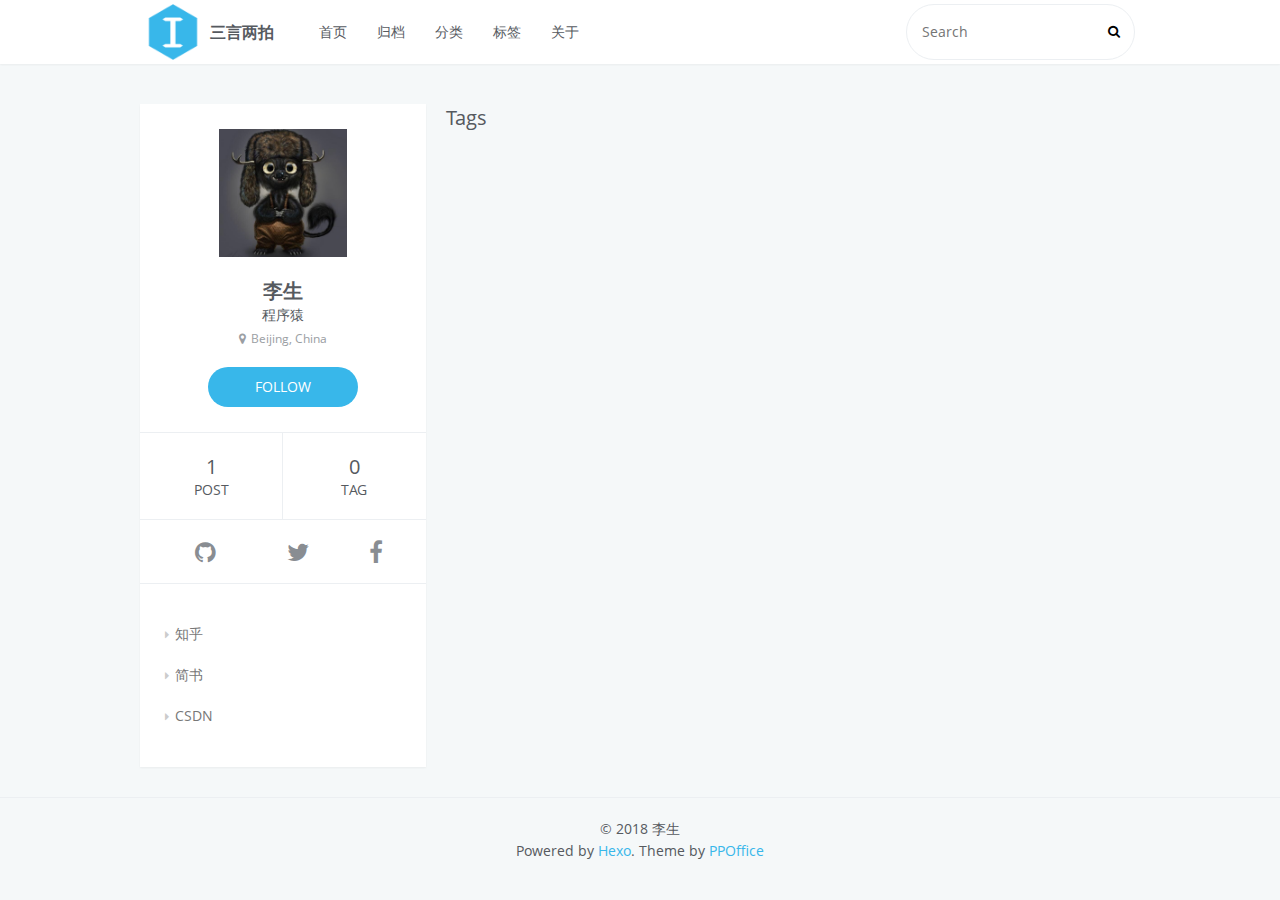
<file: tags/index.html>
<!DOCTYPE html>
<html>
<head>
    <meta charset="utf-8">
    
    <title>Tags | 三言两拍</title>
    <meta name="viewport" content="width=device-width, initial-scale=1, maximum-scale=1" />
    <meta name="description" content="When other men blindly follow the truth, remember, Nothing is true. When other men are limited by morality or law, remember, Everything is permitted.">
<meta name="keywords" content="李生 iOS Swift Objective-C">
<meta property="og:type" content="website">
<meta property="og:title" content="Tags">
<meta property="og:url" content="https://tasktinkle.github.io/tags/index.html">
<meta property="og:site_name" content="三言两拍">
<meta property="og:description" content="When other men blindly follow the truth, remember, Nothing is true. When other men are limited by morality or law, remember, Everything is permitted.">
<meta property="og:locale" content="default">
<meta property="og:updated_time" content="2018-04-21T01:03:26.537Z">
<meta name="twitter:card" content="summary">
<meta name="twitter:title" content="Tags">
<meta name="twitter:description" content="When other men blindly follow the truth, remember, Nothing is true. When other men are limited by morality or law, remember, Everything is permitted.">
    

    

    
        <link rel="icon" href="/favicon.png" />
    

    <link rel="stylesheet" href="/libs/font-awesome/css/font-awesome.min.css">
    <link rel="stylesheet" href="/libs/open-sans/styles.css">
    <link rel="stylesheet" href="/libs/source-code-pro/styles.css">

    <link rel="stylesheet" href="/css/style.css">

    <script src="/libs/jquery/2.1.3/jquery.min.js"></script>
    
    
        <link rel="stylesheet" href="/libs/lightgallery/css/lightgallery.min.css">
    
    
        <link rel="stylesheet" href="/libs/justified-gallery/justifiedGallery.min.css">
    
    
        <script type="text/javascript">
(function(i,s,o,g,r,a,m) {i['GoogleAnalyticsObject']=r;i[r]=i[r]||function() {
(i[r].q=i[r].q||[]).push(arguments)},i[r].l=1*new Date();a=s.createElement(o),
m=s.getElementsByTagName(o)[0];a.async=1;a.src=g;m.parentNode.insertBefore(a,m)
})(window,document,'script','//www.google-analytics.com/analytics.js','ga');

ga('create', 'UA-117944323-1', 'auto');
ga('send', 'pageview');

</script>
    
    
    


</head>

<body>
    <div id="container">
        <header id="header">
    <div id="header-main" class="header-inner">
        <div class="outer">
            <a href="/" id="logo">
                <i class="logo"></i>
                <span class="site-title">三言两拍</span>
            </a>
            <nav id="main-nav">
                
                    <a class="main-nav-link" href="/.">首页</a>
                
                    <a class="main-nav-link" href="/archives">归档</a>
                
                    <a class="main-nav-link" href="/categories">分类</a>
                
                    <a class="main-nav-link" href="/tags">标签</a>
                
                    <a class="main-nav-link" href="/about">关于</a>
                
            </nav>
            
                
                <nav id="sub-nav">
                    <div class="profile" id="profile-nav">
                        <a id="profile-anchor" href="javascript:;">
                            <img class="avatar" src="/css/images/avatar.jpeg" />
                            <i class="fa fa-caret-down"></i>
                        </a>
                    </div>
                </nav>
            
            <div id="search-form-wrap">

    <form class="search-form" method="GET" action="https://www.baidu.com/s?">
    <input name="wd" type="text" class="search-form-input" placeholder="Search" />
    <button type="submit" class="search-form-submit"></button>
</form>
<script>
(function ($) {
    $('.search-form').on('submit', function (e) {
        var keyword = $('.search-form-input[name="wd"]').val();
        window.location = 'https://www.baidu.com/s?wd=site:tasktinkle.github.io ' + keyword;
        return false;
    });
})(jQuery);
</script>

</div>
        </div>
    </div>
    <div id="main-nav-mobile" class="header-sub header-inner">
        <table class="menu outer">
            <tr>
                
                    <td><a class="main-nav-link" href="/.">首页</a></td>
                
                    <td><a class="main-nav-link" href="/archives">归档</a></td>
                
                    <td><a class="main-nav-link" href="/categories">分类</a></td>
                
                    <td><a class="main-nav-link" href="/tags">标签</a></td>
                
                    <td><a class="main-nav-link" href="/about">关于</a></td>
                
                <td>
                    
    <form class="search-form" method="GET" action="https://www.baidu.com/s?">
    <input name="wd" type="text" class="search-form-input" placeholder="Search" />
    <button type="submit" class="search-form-submit"></button>
</form>
<script>
(function ($) {
    $('.search-form').on('submit', function (e) {
        var keyword = $('.search-form-input[name="wd"]').val();
        window.location = 'https://www.baidu.com/s?wd=site:tasktinkle.github.io ' + keyword;
        return false;
    });
})(jQuery);
</script>

                </td>
            </tr>
        </table>
    </div>
</header>

        <div class="outer">
            
                

<aside id="profile">
    <div class="inner profile-inner">
        <div class="base-info profile-block">
            <img id="avatar" src="/css/images/avatar.jpeg" />
            <h2 id="name">李生</h2>
            <h3 id="title">程序猿</h3>
            <span id="location"><i class="fa fa-map-marker"></i>Beijing, China</span>
            <a id="follow" target="_blank" href="https://github.com/tasktinkle/">FOLLOW</a>
        </div>
        <div class="article-info profile-block">
            <div class="article-info-block">
                1
                <span>post</span>
            </div>
            <div class="article-info-block">
                0
                <span>tag</span>
            </div>
        </div>
        
        <div class="profile-block social-links">
            <table>
                <tr>
                    
                    
                    <td>
                        <a href="http://github.com/tasktinkle" target="_blank" title="github" class=tooltip>
                            <i class="fa fa-github"></i>
                        </a>
                    </td>
                    
                    <td>
                        <a href="/" target="_blank" title="twitter" class=tooltip>
                            <i class="fa fa-twitter"></i>
                        </a>
                    </td>
                    
                    <td>
                        <a href="/" target="_blank" title="facebook" class=tooltip>
                            <i class="fa fa-facebook"></i>
                        </a>
                    </td>
                    
                </tr>
            </table>
        </div>
        
        <div class="profile-block social-links">
            <div class="widget">
                <ul>
                    
                        <li>
                            <a href="">知乎</a>
                        </li>
                    
                        <li>
                            <a href="">简书</a>
                        </li>
                    
                        <li>
                            <a href="">CSDN</a>
                        </li>
                    
                </ul>
            </div>
        </div>
    </div>
</aside>

            
            <section id="main"><section class="layout-wrap">
    <div class="layout-title">
        <span>Tags</span>
    </div>
    <div class="layout-wrap-inner tag-cloud">
        
    </div>
</section></section>
            
        </div>
        <footer id="footer">
    <div class="outer">
        <div id="footer-info" class="inner">
            &copy; 2018 李生<br>
            Powered by <a href="http://hexo.io/" target="_blank">Hexo</a>. Theme by <a href="http://github.com/ppoffice">PPOffice</a>
        </div>
    </div>
</footer>
        


    
        <script src="/libs/lightgallery/js/lightgallery.min.js"></script>
        <script src="/libs/lightgallery/js/lg-thumbnail.min.js"></script>
        <script src="/libs/lightgallery/js/lg-pager.min.js"></script>
        <script src="/libs/lightgallery/js/lg-autoplay.min.js"></script>
        <script src="/libs/lightgallery/js/lg-fullscreen.min.js"></script>
        <script src="/libs/lightgallery/js/lg-zoom.min.js"></script>
        <script src="/libs/lightgallery/js/lg-hash.min.js"></script>
        <script src="/libs/lightgallery/js/lg-share.min.js"></script>
        <script src="/libs/lightgallery/js/lg-video.min.js"></script>
    
    
        <script src="/libs/justified-gallery/jquery.justifiedGallery.min.js"></script>
    
    



<!-- Custom Scripts -->
<script src="/js/main.js"></script>

    </div>
</body>
</html>
</file>
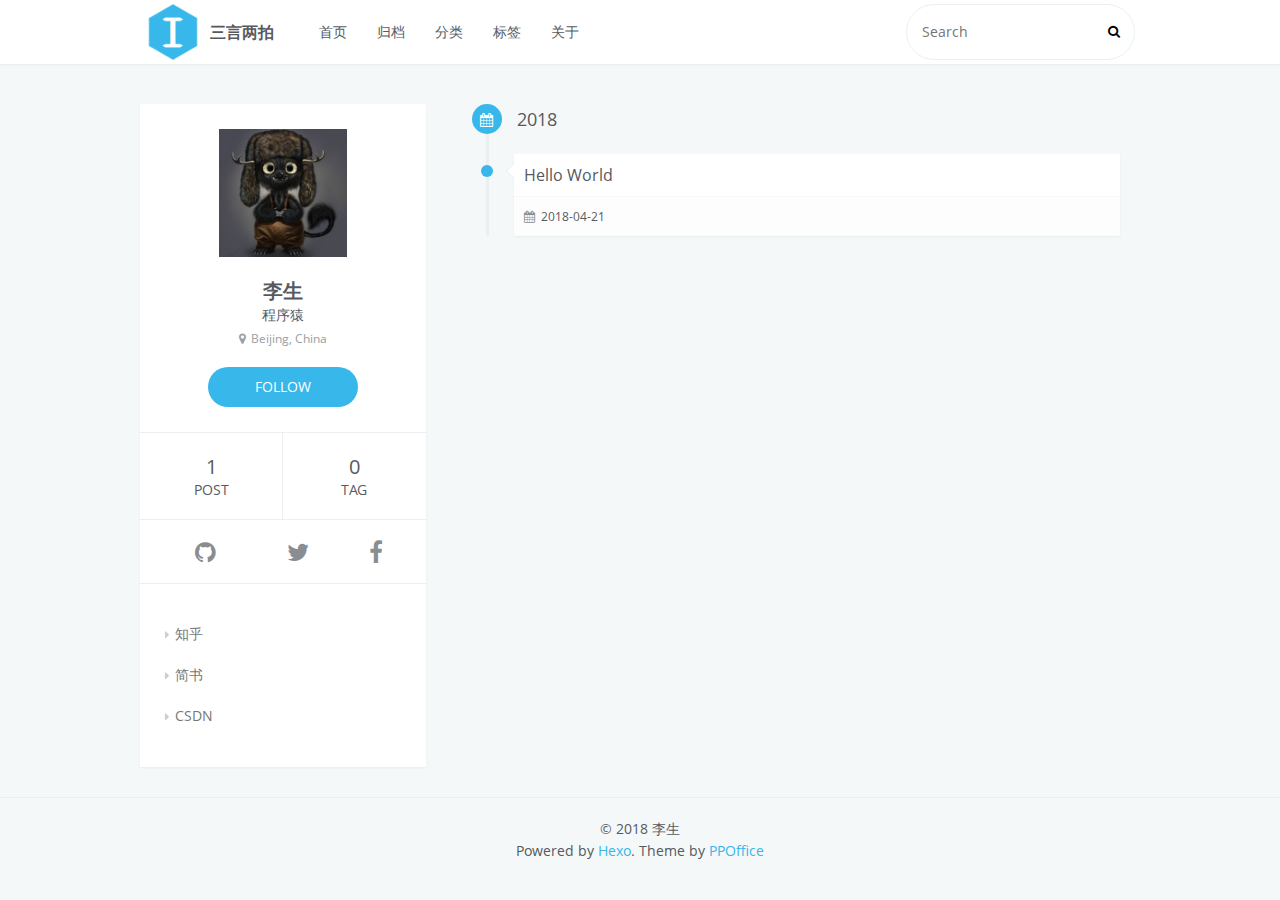
<file: archives/2018/index.html>
<!DOCTYPE html>
<html>
<head>
    <meta charset="utf-8">
    
    <title>Archive: 2018 | 三言两拍</title>
    <meta name="viewport" content="width=device-width, initial-scale=1, maximum-scale=1" />
    <meta name="description" content="When other men blindly follow the truth, remember, Nothing is true. When other men are limited by morality or law, remember, Everything is permitted.">
<meta name="keywords" content="李生 iOS Swift Objective-C">
<meta property="og:type" content="website">
<meta property="og:title" content="三言两拍">
<meta property="og:url" content="https://tasktinkle.github.io/archives/2018/index.html">
<meta property="og:site_name" content="三言两拍">
<meta property="og:description" content="When other men blindly follow the truth, remember, Nothing is true. When other men are limited by morality or law, remember, Everything is permitted.">
<meta property="og:locale" content="default">
<meta name="twitter:card" content="summary">
<meta name="twitter:title" content="三言两拍">
<meta name="twitter:description" content="When other men blindly follow the truth, remember, Nothing is true. When other men are limited by morality or law, remember, Everything is permitted.">
    

    

    
        <link rel="icon" href="/favicon.png" />
    

    <link rel="stylesheet" href="/libs/font-awesome/css/font-awesome.min.css">
    <link rel="stylesheet" href="/libs/open-sans/styles.css">
    <link rel="stylesheet" href="/libs/source-code-pro/styles.css">

    <link rel="stylesheet" href="/css/style.css">

    <script src="/libs/jquery/2.1.3/jquery.min.js"></script>
    
    
        <link rel="stylesheet" href="/libs/lightgallery/css/lightgallery.min.css">
    
    
        <link rel="stylesheet" href="/libs/justified-gallery/justifiedGallery.min.css">
    
    
        <script type="text/javascript">
(function(i,s,o,g,r,a,m) {i['GoogleAnalyticsObject']=r;i[r]=i[r]||function() {
(i[r].q=i[r].q||[]).push(arguments)},i[r].l=1*new Date();a=s.createElement(o),
m=s.getElementsByTagName(o)[0];a.async=1;a.src=g;m.parentNode.insertBefore(a,m)
})(window,document,'script','//www.google-analytics.com/analytics.js','ga');

ga('create', 'UA-117944323-1', 'auto');
ga('send', 'pageview');

</script>
    
    
    


</head>

<body>
    <div id="container">
        <header id="header">
    <div id="header-main" class="header-inner">
        <div class="outer">
            <a href="/" id="logo">
                <i class="logo"></i>
                <span class="site-title">三言两拍</span>
            </a>
            <nav id="main-nav">
                
                    <a class="main-nav-link" href="/.">首页</a>
                
                    <a class="main-nav-link" href="/archives">归档</a>
                
                    <a class="main-nav-link" href="/categories">分类</a>
                
                    <a class="main-nav-link" href="/tags">标签</a>
                
                    <a class="main-nav-link" href="/about">关于</a>
                
            </nav>
            
                
                <nav id="sub-nav">
                    <div class="profile" id="profile-nav">
                        <a id="profile-anchor" href="javascript:;">
                            <img class="avatar" src="/css/images/avatar.jpeg" />
                            <i class="fa fa-caret-down"></i>
                        </a>
                    </div>
                </nav>
            
            <div id="search-form-wrap">

    <form class="search-form" method="GET" action="https://www.baidu.com/s?">
    <input name="wd" type="text" class="search-form-input" placeholder="Search" />
    <button type="submit" class="search-form-submit"></button>
</form>
<script>
(function ($) {
    $('.search-form').on('submit', function (e) {
        var keyword = $('.search-form-input[name="wd"]').val();
        window.location = 'https://www.baidu.com/s?wd=site:tasktinkle.github.io ' + keyword;
        return false;
    });
})(jQuery);
</script>

</div>
        </div>
    </div>
    <div id="main-nav-mobile" class="header-sub header-inner">
        <table class="menu outer">
            <tr>
                
                    <td><a class="main-nav-link" href="/.">首页</a></td>
                
                    <td><a class="main-nav-link" href="/archives">归档</a></td>
                
                    <td><a class="main-nav-link" href="/categories">分类</a></td>
                
                    <td><a class="main-nav-link" href="/tags">标签</a></td>
                
                    <td><a class="main-nav-link" href="/about">关于</a></td>
                
                <td>
                    
    <form class="search-form" method="GET" action="https://www.baidu.com/s?">
    <input name="wd" type="text" class="search-form-input" placeholder="Search" />
    <button type="submit" class="search-form-submit"></button>
</form>
<script>
(function ($) {
    $('.search-form').on('submit', function (e) {
        var keyword = $('.search-form-input[name="wd"]').val();
        window.location = 'https://www.baidu.com/s?wd=site:tasktinkle.github.io ' + keyword;
        return false;
    });
})(jQuery);
</script>

                </td>
            </tr>
        </table>
    </div>
</header>

        <div class="outer">
            
                

<aside id="profile">
    <div class="inner profile-inner">
        <div class="base-info profile-block">
            <img id="avatar" src="/css/images/avatar.jpeg" />
            <h2 id="name">李生</h2>
            <h3 id="title">程序猿</h3>
            <span id="location"><i class="fa fa-map-marker"></i>Beijing, China</span>
            <a id="follow" target="_blank" href="https://github.com/tasktinkle/">FOLLOW</a>
        </div>
        <div class="article-info profile-block">
            <div class="article-info-block">
                1
                <span>post</span>
            </div>
            <div class="article-info-block">
                0
                <span>tag</span>
            </div>
        </div>
        
        <div class="profile-block social-links">
            <table>
                <tr>
                    
                    
                    <td>
                        <a href="http://github.com/tasktinkle" target="_blank" title="github" class=tooltip>
                            <i class="fa fa-github"></i>
                        </a>
                    </td>
                    
                    <td>
                        <a href="/" target="_blank" title="twitter" class=tooltip>
                            <i class="fa fa-twitter"></i>
                        </a>
                    </td>
                    
                    <td>
                        <a href="/" target="_blank" title="facebook" class=tooltip>
                            <i class="fa fa-facebook"></i>
                        </a>
                    </td>
                    
                </tr>
            </table>
        </div>
        
        <div class="profile-block social-links">
            <div class="widget">
                <ul>
                    
                        <li>
                            <a href="">知乎</a>
                        </li>
                    
                        <li>
                            <a href="">简书</a>
                        </li>
                    
                        <li>
                            <a href="">CSDN</a>
                        </li>
                    
                </ul>
            </div>
        </div>
    </div>
</aside>

            
            <section id="main"><div class="timeline timeline-wrap">
    
            <div class="timeline-row timeline-row-major">
                <span class="node"><i class="fa fa-calendar"></i></span>
                <h1 class="title">2018</h1>
            </div>
        
        <div class="timeline-row">
            <span class="node"></span>
            <div class="content">
                
    
        <h1 itemprop="name">
            <a class="timeline-article-title" href="/2018/04/21/hello-world/">Hello World</a>
        </h1>
    

                <div class="article-meta">
                    
    <div class="article-date">
        <i class="fa fa-calendar"></i>
        <a href="/2018/04/21/hello-world/">
            <time datetime="2018-04-21T00:39:50.141Z" itemprop="datePublished">2018-04-21</time>
        </a>
    </div>


                    
                    
                </div>
            </div>
        </div>
    
</div>
</section>
            
        </div>
        <footer id="footer">
    <div class="outer">
        <div id="footer-info" class="inner">
            &copy; 2018 李生<br>
            Powered by <a href="http://hexo.io/" target="_blank">Hexo</a>. Theme by <a href="http://github.com/ppoffice">PPOffice</a>
        </div>
    </div>
</footer>
        


    
        <script src="/libs/lightgallery/js/lightgallery.min.js"></script>
        <script src="/libs/lightgallery/js/lg-thumbnail.min.js"></script>
        <script src="/libs/lightgallery/js/lg-pager.min.js"></script>
        <script src="/libs/lightgallery/js/lg-autoplay.min.js"></script>
        <script src="/libs/lightgallery/js/lg-fullscreen.min.js"></script>
        <script src="/libs/lightgallery/js/lg-zoom.min.js"></script>
        <script src="/libs/lightgallery/js/lg-hash.min.js"></script>
        <script src="/libs/lightgallery/js/lg-share.min.js"></script>
        <script src="/libs/lightgallery/js/lg-video.min.js"></script>
    
    
        <script src="/libs/justified-gallery/jquery.justifiedGallery.min.js"></script>
    
    



<!-- Custom Scripts -->
<script src="/js/main.js"></script>

    </div>
</body>
</html>
</file>
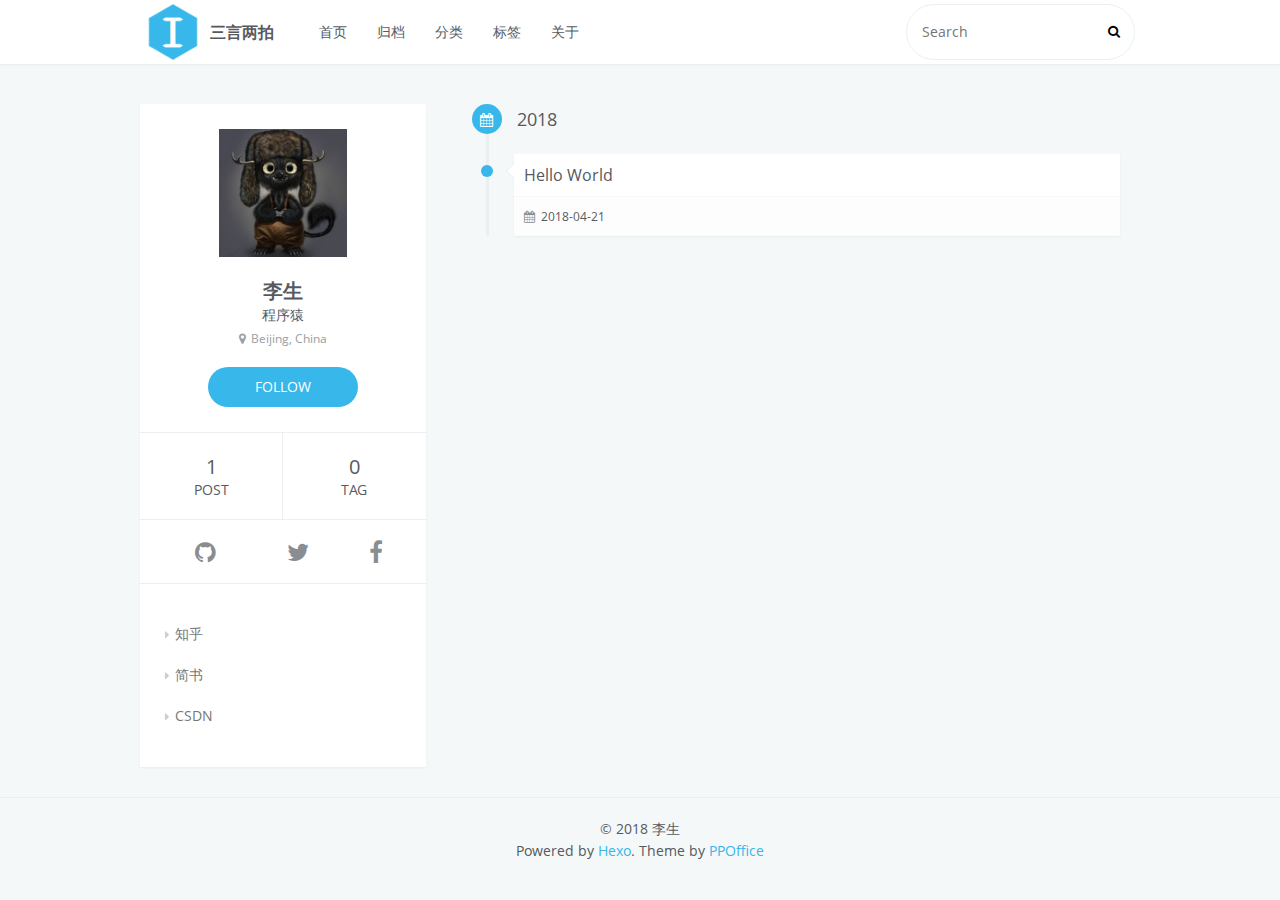
<file: archives/2018/04/index.html>
<!DOCTYPE html>
<html>
<head>
    <meta charset="utf-8">
    
    <title>Archive: 2018/4 | 三言两拍</title>
    <meta name="viewport" content="width=device-width, initial-scale=1, maximum-scale=1" />
    <meta name="description" content="When other men blindly follow the truth, remember, Nothing is true. When other men are limited by morality or law, remember, Everything is permitted.">
<meta name="keywords" content="李生 iOS Swift Objective-C">
<meta property="og:type" content="website">
<meta property="og:title" content="三言两拍">
<meta property="og:url" content="https://tasktinkle.github.io/archives/2018/04/index.html">
<meta property="og:site_name" content="三言两拍">
<meta property="og:description" content="When other men blindly follow the truth, remember, Nothing is true. When other men are limited by morality or law, remember, Everything is permitted.">
<meta property="og:locale" content="default">
<meta name="twitter:card" content="summary">
<meta name="twitter:title" content="三言两拍">
<meta name="twitter:description" content="When other men blindly follow the truth, remember, Nothing is true. When other men are limited by morality or law, remember, Everything is permitted.">
    

    

    
        <link rel="icon" href="/favicon.png" />
    

    <link rel="stylesheet" href="/libs/font-awesome/css/font-awesome.min.css">
    <link rel="stylesheet" href="/libs/open-sans/styles.css">
    <link rel="stylesheet" href="/libs/source-code-pro/styles.css">

    <link rel="stylesheet" href="/css/style.css">

    <script src="/libs/jquery/2.1.3/jquery.min.js"></script>
    
    
        <link rel="stylesheet" href="/libs/lightgallery/css/lightgallery.min.css">
    
    
        <link rel="stylesheet" href="/libs/justified-gallery/justifiedGallery.min.css">
    
    
        <script type="text/javascript">
(function(i,s,o,g,r,a,m) {i['GoogleAnalyticsObject']=r;i[r]=i[r]||function() {
(i[r].q=i[r].q||[]).push(arguments)},i[r].l=1*new Date();a=s.createElement(o),
m=s.getElementsByTagName(o)[0];a.async=1;a.src=g;m.parentNode.insertBefore(a,m)
})(window,document,'script','//www.google-analytics.com/analytics.js','ga');

ga('create', 'UA-117944323-1', 'auto');
ga('send', 'pageview');

</script>
    
    
    


</head>

<body>
    <div id="container">
        <header id="header">
    <div id="header-main" class="header-inner">
        <div class="outer">
            <a href="/" id="logo">
                <i class="logo"></i>
                <span class="site-title">三言两拍</span>
            </a>
            <nav id="main-nav">
                
                    <a class="main-nav-link" href="/.">首页</a>
                
                    <a class="main-nav-link" href="/archives">归档</a>
                
                    <a class="main-nav-link" href="/categories">分类</a>
                
                    <a class="main-nav-link" href="/tags">标签</a>
                
                    <a class="main-nav-link" href="/about">关于</a>
                
            </nav>
            
                
                <nav id="sub-nav">
                    <div class="profile" id="profile-nav">
                        <a id="profile-anchor" href="javascript:;">
                            <img class="avatar" src="/css/images/avatar.jpeg" />
                            <i class="fa fa-caret-down"></i>
                        </a>
                    </div>
                </nav>
            
            <div id="search-form-wrap">

    <form class="search-form" method="GET" action="https://www.baidu.com/s?">
    <input name="wd" type="text" class="search-form-input" placeholder="Search" />
    <button type="submit" class="search-form-submit"></button>
</form>
<script>
(function ($) {
    $('.search-form').on('submit', function (e) {
        var keyword = $('.search-form-input[name="wd"]').val();
        window.location = 'https://www.baidu.com/s?wd=site:tasktinkle.github.io ' + keyword;
        return false;
    });
})(jQuery);
</script>

</div>
        </div>
    </div>
    <div id="main-nav-mobile" class="header-sub header-inner">
        <table class="menu outer">
            <tr>
                
                    <td><a class="main-nav-link" href="/.">首页</a></td>
                
                    <td><a class="main-nav-link" href="/archives">归档</a></td>
                
                    <td><a class="main-nav-link" href="/categories">分类</a></td>
                
                    <td><a class="main-nav-link" href="/tags">标签</a></td>
                
                    <td><a class="main-nav-link" href="/about">关于</a></td>
                
                <td>
                    
    <form class="search-form" method="GET" action="https://www.baidu.com/s?">
    <input name="wd" type="text" class="search-form-input" placeholder="Search" />
    <button type="submit" class="search-form-submit"></button>
</form>
<script>
(function ($) {
    $('.search-form').on('submit', function (e) {
        var keyword = $('.search-form-input[name="wd"]').val();
        window.location = 'https://www.baidu.com/s?wd=site:tasktinkle.github.io ' + keyword;
        return false;
    });
})(jQuery);
</script>

                </td>
            </tr>
        </table>
    </div>
</header>

        <div class="outer">
            
                

<aside id="profile">
    <div class="inner profile-inner">
        <div class="base-info profile-block">
            <img id="avatar" src="/css/images/avatar.jpeg" />
            <h2 id="name">李生</h2>
            <h3 id="title">程序猿</h3>
            <span id="location"><i class="fa fa-map-marker"></i>Beijing, China</span>
            <a id="follow" target="_blank" href="https://github.com/tasktinkle/">FOLLOW</a>
        </div>
        <div class="article-info profile-block">
            <div class="article-info-block">
                1
                <span>post</span>
            </div>
            <div class="article-info-block">
                0
                <span>tag</span>
            </div>
        </div>
        
        <div class="profile-block social-links">
            <table>
                <tr>
                    
                    
                    <td>
                        <a href="http://github.com/tasktinkle" target="_blank" title="github" class=tooltip>
                            <i class="fa fa-github"></i>
                        </a>
                    </td>
                    
                    <td>
                        <a href="/" target="_blank" title="twitter" class=tooltip>
                            <i class="fa fa-twitter"></i>
                        </a>
                    </td>
                    
                    <td>
                        <a href="/" target="_blank" title="facebook" class=tooltip>
                            <i class="fa fa-facebook"></i>
                        </a>
                    </td>
                    
                </tr>
            </table>
        </div>
        
        <div class="profile-block social-links">
            <div class="widget">
                <ul>
                    
                        <li>
                            <a href="">知乎</a>
                        </li>
                    
                        <li>
                            <a href="">简书</a>
                        </li>
                    
                        <li>
                            <a href="">CSDN</a>
                        </li>
                    
                </ul>
            </div>
        </div>
    </div>
</aside>

            
            <section id="main"><div class="timeline timeline-wrap">
    
            <div class="timeline-row timeline-row-major">
                <span class="node"><i class="fa fa-calendar"></i></span>
                <h1 class="title">2018</h1>
            </div>
        
        <div class="timeline-row">
            <span class="node"></span>
            <div class="content">
                
    
        <h1 itemprop="name">
            <a class="timeline-article-title" href="/2018/04/21/hello-world/">Hello World</a>
        </h1>
    

                <div class="article-meta">
                    
    <div class="article-date">
        <i class="fa fa-calendar"></i>
        <a href="/2018/04/21/hello-world/">
            <time datetime="2018-04-21T00:39:50.141Z" itemprop="datePublished">2018-04-21</time>
        </a>
    </div>


                    
                    
                </div>
            </div>
        </div>
    
</div>
</section>
            
        </div>
        <footer id="footer">
    <div class="outer">
        <div id="footer-info" class="inner">
            &copy; 2018 李生<br>
            Powered by <a href="http://hexo.io/" target="_blank">Hexo</a>. Theme by <a href="http://github.com/ppoffice">PPOffice</a>
        </div>
    </div>
</footer>
        


    
        <script src="/libs/lightgallery/js/lightgallery.min.js"></script>
        <script src="/libs/lightgallery/js/lg-thumbnail.min.js"></script>
        <script src="/libs/lightgallery/js/lg-pager.min.js"></script>
        <script src="/libs/lightgallery/js/lg-autoplay.min.js"></script>
        <script src="/libs/lightgallery/js/lg-fullscreen.min.js"></script>
        <script src="/libs/lightgallery/js/lg-zoom.min.js"></script>
        <script src="/libs/lightgallery/js/lg-hash.min.js"></script>
        <script src="/libs/lightgallery/js/lg-share.min.js"></script>
        <script src="/libs/lightgallery/js/lg-video.min.js"></script>
    
    
        <script src="/libs/justified-gallery/jquery.justifiedGallery.min.js"></script>
    
    



<!-- Custom Scripts -->
<script src="/js/main.js"></script>

    </div>
</body>
</html>
</file>
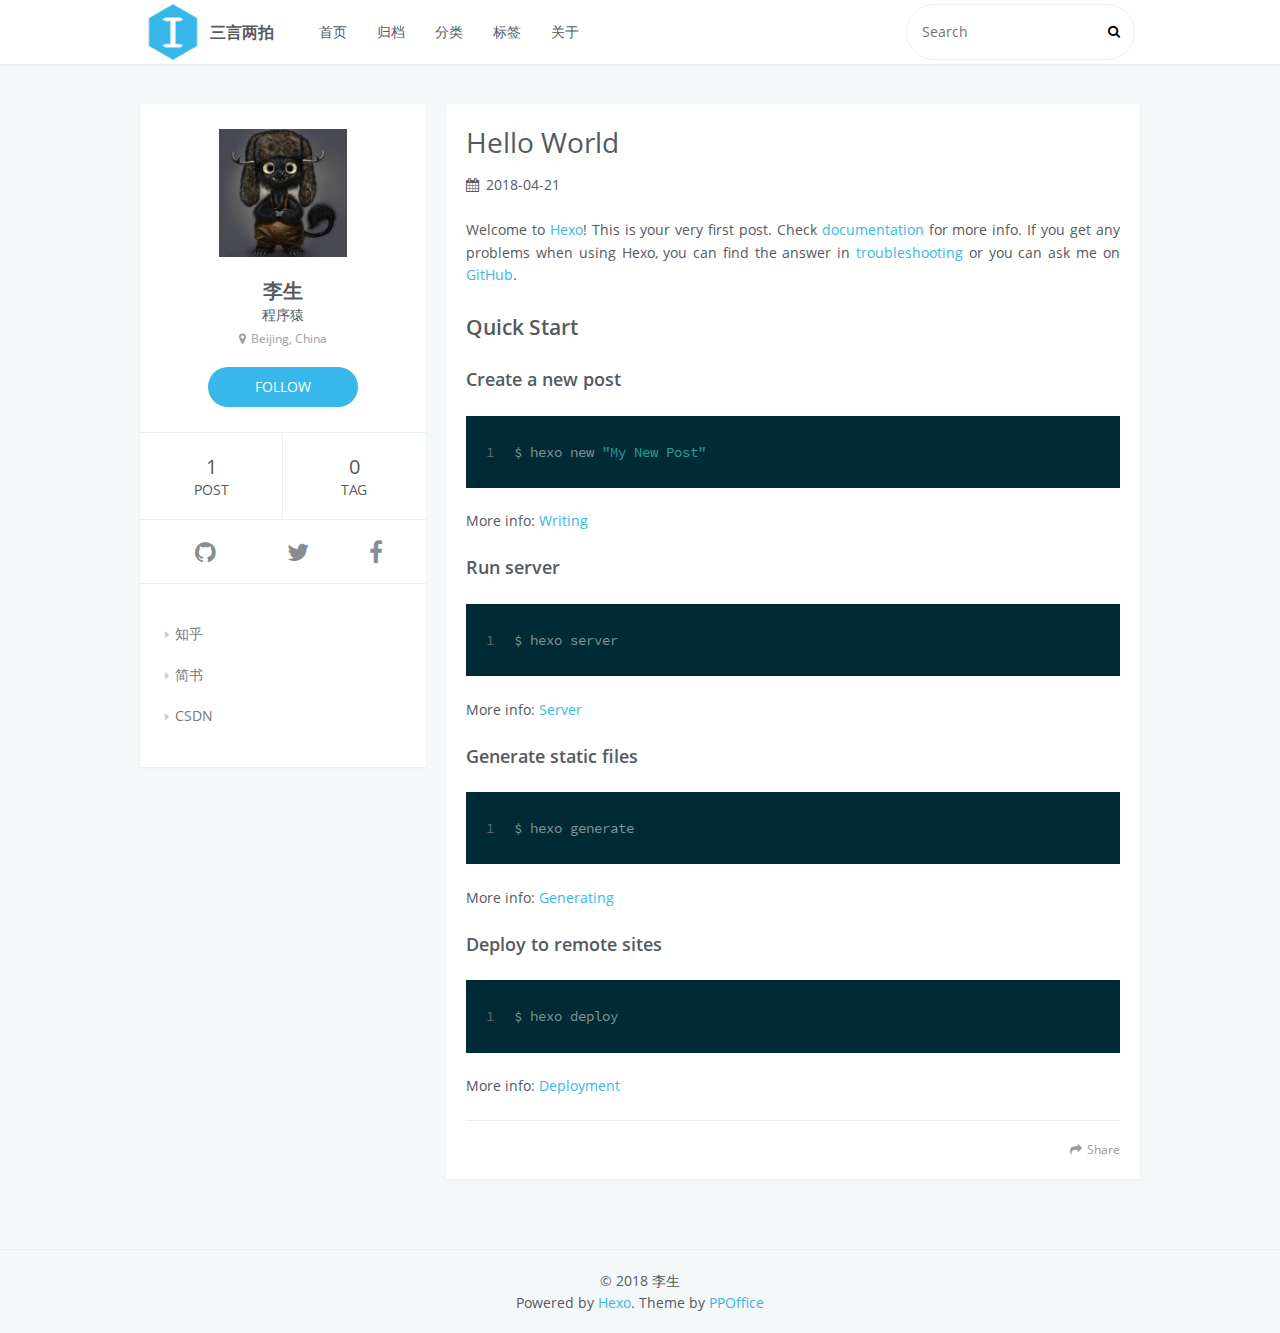
<file: 2018/04/21/hello-world/index.html>
<!DOCTYPE html>
<html>
<head>
    <meta charset="utf-8">
    
    <title>Hello World | 三言两拍</title>
    <meta name="viewport" content="width=device-width, initial-scale=1, maximum-scale=1" />
    <meta name="description" content="Welcome to Hexo! This is your very first post. Check documentation for more info. If you get any problems when using Hexo, you can find the answer in troubleshooting or you can ask me on GitHub. Quick">
<meta name="keywords" content="李生 iOS Swift Objective-C">
<meta property="og:type" content="article">
<meta property="og:title" content="Hello World">
<meta property="og:url" content="https://tasktinkle.github.io/2018/04/21/hello-world/index.html">
<meta property="og:site_name" content="三言两拍">
<meta property="og:description" content="Welcome to Hexo! This is your very first post. Check documentation for more info. If you get any problems when using Hexo, you can find the answer in troubleshooting or you can ask me on GitHub. Quick">
<meta property="og:locale" content="default">
<meta property="og:updated_time" content="2018-04-21T00:39:50.141Z">
<meta name="twitter:card" content="summary">
<meta name="twitter:title" content="Hello World">
<meta name="twitter:description" content="Welcome to Hexo! This is your very first post. Check documentation for more info. If you get any problems when using Hexo, you can find the answer in troubleshooting or you can ask me on GitHub. Quick">
    

    

    
        <link rel="icon" href="/favicon.png" />
    

    <link rel="stylesheet" href="/libs/font-awesome/css/font-awesome.min.css">
    <link rel="stylesheet" href="/libs/open-sans/styles.css">
    <link rel="stylesheet" href="/libs/source-code-pro/styles.css">

    <link rel="stylesheet" href="/css/style.css">

    <script src="/libs/jquery/2.1.3/jquery.min.js"></script>
    
    
        <link rel="stylesheet" href="/libs/lightgallery/css/lightgallery.min.css">
    
    
        <link rel="stylesheet" href="/libs/justified-gallery/justifiedGallery.min.css">
    
    
        <script type="text/javascript">
(function(i,s,o,g,r,a,m) {i['GoogleAnalyticsObject']=r;i[r]=i[r]||function() {
(i[r].q=i[r].q||[]).push(arguments)},i[r].l=1*new Date();a=s.createElement(o),
m=s.getElementsByTagName(o)[0];a.async=1;a.src=g;m.parentNode.insertBefore(a,m)
})(window,document,'script','//www.google-analytics.com/analytics.js','ga');

ga('create', 'UA-117944323-1', 'auto');
ga('send', 'pageview');

</script>
    
    
    


</head>

<body>
    <div id="container">
        <header id="header">
    <div id="header-main" class="header-inner">
        <div class="outer">
            <a href="/" id="logo">
                <i class="logo"></i>
                <span class="site-title">三言两拍</span>
            </a>
            <nav id="main-nav">
                
                    <a class="main-nav-link" href="/.">首页</a>
                
                    <a class="main-nav-link" href="/archives">归档</a>
                
                    <a class="main-nav-link" href="/categories">分类</a>
                
                    <a class="main-nav-link" href="/tags">标签</a>
                
                    <a class="main-nav-link" href="/about">关于</a>
                
            </nav>
            
                
                <nav id="sub-nav">
                    <div class="profile" id="profile-nav">
                        <a id="profile-anchor" href="javascript:;">
                            <img class="avatar" src="/css/images/avatar.jpeg" />
                            <i class="fa fa-caret-down"></i>
                        </a>
                    </div>
                </nav>
            
            <div id="search-form-wrap">

    <form class="search-form" method="GET" action="https://www.baidu.com/s?">
    <input name="wd" type="text" class="search-form-input" placeholder="Search" />
    <button type="submit" class="search-form-submit"></button>
</form>
<script>
(function ($) {
    $('.search-form').on('submit', function (e) {
        var keyword = $('.search-form-input[name="wd"]').val();
        window.location = 'https://www.baidu.com/s?wd=site:tasktinkle.github.io ' + keyword;
        return false;
    });
})(jQuery);
</script>

</div>
        </div>
    </div>
    <div id="main-nav-mobile" class="header-sub header-inner">
        <table class="menu outer">
            <tr>
                
                    <td><a class="main-nav-link" href="/.">首页</a></td>
                
                    <td><a class="main-nav-link" href="/archives">归档</a></td>
                
                    <td><a class="main-nav-link" href="/categories">分类</a></td>
                
                    <td><a class="main-nav-link" href="/tags">标签</a></td>
                
                    <td><a class="main-nav-link" href="/about">关于</a></td>
                
                <td>
                    
    <form class="search-form" method="GET" action="https://www.baidu.com/s?">
    <input name="wd" type="text" class="search-form-input" placeholder="Search" />
    <button type="submit" class="search-form-submit"></button>
</form>
<script>
(function ($) {
    $('.search-form').on('submit', function (e) {
        var keyword = $('.search-form-input[name="wd"]').val();
        window.location = 'https://www.baidu.com/s?wd=site:tasktinkle.github.io ' + keyword;
        return false;
    });
})(jQuery);
</script>

                </td>
            </tr>
        </table>
    </div>
</header>

        <div class="outer">
            
                

<aside id="profile">
    <div class="inner profile-inner">
        <div class="base-info profile-block">
            <img id="avatar" src="/css/images/avatar.jpeg" />
            <h2 id="name">李生</h2>
            <h3 id="title">程序猿</h3>
            <span id="location"><i class="fa fa-map-marker"></i>Beijing, China</span>
            <a id="follow" target="_blank" href="https://github.com/tasktinkle/">FOLLOW</a>
        </div>
        <div class="article-info profile-block">
            <div class="article-info-block">
                1
                <span>post</span>
            </div>
            <div class="article-info-block">
                0
                <span>tag</span>
            </div>
        </div>
        
        <div class="profile-block social-links">
            <table>
                <tr>
                    
                    
                    <td>
                        <a href="http://github.com/tasktinkle" target="_blank" title="github" class=tooltip>
                            <i class="fa fa-github"></i>
                        </a>
                    </td>
                    
                    <td>
                        <a href="/" target="_blank" title="twitter" class=tooltip>
                            <i class="fa fa-twitter"></i>
                        </a>
                    </td>
                    
                    <td>
                        <a href="/" target="_blank" title="facebook" class=tooltip>
                            <i class="fa fa-facebook"></i>
                        </a>
                    </td>
                    
                </tr>
            </table>
        </div>
        
        <div class="profile-block social-links">
            <div class="widget">
                <ul>
                    
                        <li>
                            <a href="">知乎</a>
                        </li>
                    
                        <li>
                            <a href="">简书</a>
                        </li>
                    
                        <li>
                            <a href="">CSDN</a>
                        </li>
                    
                </ul>
            </div>
        </div>
    </div>
</aside>

            
            <section id="main"><article id="post-hello-world" class="article article-type-post" itemscope itemprop="blogPost">
    <div class="article-inner">
        
        
            <header class="article-header">
                
    
        <h1 class="article-title" itemprop="name">
            Hello World
        </h1>
    

                
                    <div class="article-meta">
                        
    <div class="article-date">
        <i class="fa fa-calendar"></i>
        <a href="/2018/04/21/hello-world/">
            <time datetime="2018-04-21T00:39:50.141Z" itemprop="datePublished">2018-04-21</time>
        </a>
    </div>


                        
                        
                    </div>
                
            </header>
        
        
        <div class="article-entry" itemprop="articleBody">
        
            
            <p>Welcome to <a href="https://hexo.io/" target="_blank" rel="noopener">Hexo</a>! This is your very first post. Check <a href="https://hexo.io/docs/" target="_blank" rel="noopener">documentation</a> for more info. If you get any problems when using Hexo, you can find the answer in <a href="https://hexo.io/docs/troubleshooting.html" target="_blank" rel="noopener">troubleshooting</a> or you can ask me on <a href="https://github.com/hexojs/hexo/issues" target="_blank" rel="noopener">GitHub</a>.</p>
<h2 id="Quick-Start"><a href="#Quick-Start" class="headerlink" title="Quick Start"></a>Quick Start</h2><h3 id="Create-a-new-post"><a href="#Create-a-new-post" class="headerlink" title="Create a new post"></a>Create a new post</h3><figure class="highlight bash"><table><tr><td class="gutter"><pre><span class="line">1</span><br></pre></td><td class="code"><pre><span class="line">$ hexo new <span class="string">"My New Post"</span></span><br></pre></td></tr></table></figure>
<p>More info: <a href="https://hexo.io/docs/writing.html" target="_blank" rel="noopener">Writing</a></p>
<h3 id="Run-server"><a href="#Run-server" class="headerlink" title="Run server"></a>Run server</h3><figure class="highlight bash"><table><tr><td class="gutter"><pre><span class="line">1</span><br></pre></td><td class="code"><pre><span class="line">$ hexo server</span><br></pre></td></tr></table></figure>
<p>More info: <a href="https://hexo.io/docs/server.html" target="_blank" rel="noopener">Server</a></p>
<h3 id="Generate-static-files"><a href="#Generate-static-files" class="headerlink" title="Generate static files"></a>Generate static files</h3><figure class="highlight bash"><table><tr><td class="gutter"><pre><span class="line">1</span><br></pre></td><td class="code"><pre><span class="line">$ hexo generate</span><br></pre></td></tr></table></figure>
<p>More info: <a href="https://hexo.io/docs/generating.html" target="_blank" rel="noopener">Generating</a></p>
<h3 id="Deploy-to-remote-sites"><a href="#Deploy-to-remote-sites" class="headerlink" title="Deploy to remote sites"></a>Deploy to remote sites</h3><figure class="highlight bash"><table><tr><td class="gutter"><pre><span class="line">1</span><br></pre></td><td class="code"><pre><span class="line">$ hexo deploy</span><br></pre></td></tr></table></figure>
<p>More info: <a href="https://hexo.io/docs/deployment.html" target="_blank" rel="noopener">Deployment</a></p>

        
        </div>
        <footer class="article-footer">
            <div class="share-container">



</div>

    <a data-url="https://tasktinkle.github.io/2018/04/21/hello-world/" data-id="cjg8rhk4a00009pv6m8yh7b2r" class="article-share-link"><i class="fa fa-share"></i>Share</a>
<script>
    (function ($) {
        // Prevent duplicate binding
        if (typeof(__SHARE_BUTTON_BINDED__) === 'undefined' || !__SHARE_BUTTON_BINDED__) {
            __SHARE_BUTTON_BINDED__ = true;
        } else {
            return;
        }
        $('body').on('click', function() {
            $('.article-share-box.on').removeClass('on');
        }).on('click', '.article-share-link', function(e) {
            e.stopPropagation();

            var $this = $(this),
                url = $this.attr('data-url'),
                encodedUrl = encodeURIComponent(url),
                id = 'article-share-box-' + $this.attr('data-id'),
                offset = $this.offset(),
                box;

            if ($('#' + id).length) {
                box = $('#' + id);

                if (box.hasClass('on')){
                    box.removeClass('on');
                    return;
                }
            } else {
                var html = [
                    '<div id="' + id + '" class="article-share-box">',
                        '<input class="article-share-input" value="' + url + '">',
                        '<div class="article-share-links">',
                            '<a href="https://twitter.com/intent/tweet?url=' + encodedUrl + '" class="fa fa-twitter article-share-twitter" target="_blank" title="Twitter"></a>',
                            '<a href="https://www.facebook.com/sharer.php?u=' + encodedUrl + '" class="fa fa-facebook article-share-facebook" target="_blank" title="Facebook"></a>',
                            '<a href="http://pinterest.com/pin/create/button/?url=' + encodedUrl + '" class="fa fa-pinterest article-share-pinterest" target="_blank" title="Pinterest"></a>',
                            '<a href="https://plus.google.com/share?url=' + encodedUrl + '" class="fa fa-google article-share-google" target="_blank" title="Google+"></a>',
                        '</div>',
                    '</div>'
                ].join('');

              box = $(html);

              $('body').append(box);
            }

            $('.article-share-box.on').hide();

            box.css({
                top: offset.top + 25,
                left: offset.left
            }).addClass('on');

        }).on('click', '.article-share-box', function (e) {
            e.stopPropagation();
        }).on('click', '.article-share-box-input', function () {
            $(this).select();
        }).on('click', '.article-share-box-link', function (e) {
            e.preventDefault();
            e.stopPropagation();

            window.open(this.href, 'article-share-box-window-' + Date.now(), 'width=500,height=450');
        });
    })(jQuery);
</script>

            
    

        </footer>
    </div>
    
        

    
</article>


    
    

</section>
            
        </div>
        <footer id="footer">
    <div class="outer">
        <div id="footer-info" class="inner">
            &copy; 2018 李生<br>
            Powered by <a href="http://hexo.io/" target="_blank">Hexo</a>. Theme by <a href="http://github.com/ppoffice">PPOffice</a>
        </div>
    </div>
</footer>
        


    
        <script src="/libs/lightgallery/js/lightgallery.min.js"></script>
        <script src="/libs/lightgallery/js/lg-thumbnail.min.js"></script>
        <script src="/libs/lightgallery/js/lg-pager.min.js"></script>
        <script src="/libs/lightgallery/js/lg-autoplay.min.js"></script>
        <script src="/libs/lightgallery/js/lg-fullscreen.min.js"></script>
        <script src="/libs/lightgallery/js/lg-zoom.min.js"></script>
        <script src="/libs/lightgallery/js/lg-hash.min.js"></script>
        <script src="/libs/lightgallery/js/lg-share.min.js"></script>
        <script src="/libs/lightgallery/js/lg-video.min.js"></script>
    
    
        <script src="/libs/justified-gallery/jquery.justifiedGallery.min.js"></script>
    
    



<!-- Custom Scripts -->
<script src="/js/main.js"></script>

    </div>
</body>
</html>
</file>
<file: libs/open-sans/styles.css>
/* cyrillic-ext */
@font-face {
    font-family: 'Open Sans';
    font-style: normal;
    font-weight: 400;
    src: local('Open Sans'), local('OpenSans'), url(fonts/K88pR3goAWT7BTt32Z01mxJtnKITppOI_IvcXXDNrsc.woff2) format('woff2');
    unicode-range: U+0460-052F, U+20B4, U+2DE0-2DFF, U+A640-A69F;
}
/* cyrillic */
@font-face {
    font-family: 'Open Sans';
    font-style: normal;
    font-weight: 400;
    src: local('Open Sans'), local('OpenSans'), url(fonts/RjgO7rYTmqiVp7vzi-Q5URJtnKITppOI_IvcXXDNrsc.woff2) format('woff2');
    unicode-range: U+0400-045F, U+0490-0491, U+04B0-04B1, U+2116;
}
/* greek-ext */
@font-face {
    font-family: 'Open Sans';
    font-style: normal;
    font-weight: 400;
    src: local('Open Sans'), local('OpenSans'), url(fonts/LWCjsQkB6EMdfHrEVqA1KRJtnKITppOI_IvcXXDNrsc.woff2) format('woff2');
    unicode-range: U+1F00-1FFF;
}
/* greek */
@font-face {
    font-family: 'Open Sans';
    font-style: normal;
    font-weight: 400;
    src: local('Open Sans'), local('OpenSans'), url(fonts/xozscpT2726on7jbcb_pAhJtnKITppOI_IvcXXDNrsc.woff2) format('woff2');
    unicode-range: U+0370-03FF;
}
/* vietnamese */
@font-face {
    font-family: 'Open Sans';
    font-style: normal;
    font-weight: 400;
    src: local('Open Sans'), local('OpenSans'), url(fonts/59ZRklaO5bWGqF5A9baEERJtnKITppOI_IvcXXDNrsc.woff2) format('woff2');
    unicode-range: U+0102-0103, U+1EA0-1EF1, U+20AB;
}
/* latin-ext */
@font-face {
    font-family: 'Open Sans';
    font-style: normal;
    font-weight: 400;
    src: local('Open Sans'), local('OpenSans'), url(fonts/u-WUoqrET9fUeobQW7jkRRJtnKITppOI_IvcXXDNrsc.woff2) format('woff2');
    unicode-range: U+0100-024F, U+1E00-1EFF, U+20A0-20AB, U+20AD-20CF, U+2C60-2C7F, U+A720-A7FF;
}
/* latin */
@font-face {
    font-family: 'Open Sans';
    font-style: normal;
    font-weight: 400;
    src: local('Open Sans'), local('OpenSans'), url(fonts/cJZKeOuBrn4kERxqtaUH3VtXRa8TVwTICgirnJhmVJw.woff2) format('woff2');
    unicode-range: U+0000-00FF, U+0131, U+0152-0153, U+02C6, U+02DA, U+02DC, U+2000-206F, U+2074, U+20AC, U+2212, U+2215, U+E0FF, U+EFFD, U+F000;
}
/* cyrillic-ext */
@font-face {
    font-family: 'Open Sans';
    font-style: normal;
    font-weight: 600;
    src: local('Open Sans Semibold'), local('OpenSans-Semibold'), url(fonts/MTP_ySUJH_bn48VBG8sNSq-j2U0lmluP9RWlSytm3ho.woff2) format('woff2');
    unicode-range: U+0460-052F, U+20B4, U+2DE0-2DFF, U+A640-A69F;
}
/* cyrillic */
@font-face {
    font-family: 'Open Sans';
    font-style: normal;
    font-weight: 600;
    src: local('Open Sans Semibold'), local('OpenSans-Semibold'), url(fonts/MTP_ySUJH_bn48VBG8sNSpX5f-9o1vgP2EXwfjgl7AY.woff2) format('woff2');
    unicode-range: U+0400-045F, U+0490-0491, U+04B0-04B1, U+2116;
}
/* greek-ext */
@font-face {
    font-family: 'Open Sans';
    font-style: normal;
    font-weight: 600;
    src: local('Open Sans Semibold'), local('OpenSans-Semibold'), url(fonts/MTP_ySUJH_bn48VBG8sNShWV49_lSm1NYrwo-zkhivY.woff2) format('woff2');
    unicode-range: U+1F00-1FFF;
}
/* greek */
@font-face {
    font-family: 'Open Sans';
    font-style: normal;
    font-weight: 600;
    src: local('Open Sans Semibold'), local('OpenSans-Semibold'), url(fonts/MTP_ySUJH_bn48VBG8sNSqaRobkAwv3vxw3jMhVENGA.woff2) format('woff2');
    unicode-range: U+0370-03FF;
}
/* vietnamese */
@font-face {
    font-family: 'Open Sans';
    font-style: normal;
    font-weight: 600;
    src: local('Open Sans Semibold'), local('OpenSans-Semibold'), url(fonts/MTP_ySUJH_bn48VBG8sNSv8zf_FOSsgRmwsS7Aa9k2w.woff2) format('woff2');
    unicode-range: U+0102-0103, U+1EA0-1EF1, U+20AB;
}
/* latin-ext */
@font-face {
    font-family: 'Open Sans';
    font-style: normal;
    font-weight: 600;
    src: local('Open Sans Semibold'), local('OpenSans-Semibold'), url(fonts/MTP_ySUJH_bn48VBG8sNSj0LW-43aMEzIO6XUTLjad8.woff2) format('woff2');
    unicode-range: U+0100-024F, U+1E00-1EFF, U+20A0-20AB, U+20AD-20CF, U+2C60-2C7F, U+A720-A7FF;
}
/* latin */
@font-face {
    font-family: 'Open Sans';
    font-style: normal;
    font-weight: 600;
    src: local('Open Sans Semibold'), local('OpenSans-Semibold'), url(fonts/MTP_ySUJH_bn48VBG8sNSugdm0LZdjqr5-oayXSOefg.woff2) format('woff2');
    unicode-range: U+0000-00FF, U+0131, U+0152-0153, U+02C6, U+02DA, U+02DC, U+2000-206F, U+2074, U+20AC, U+2212, U+2215, U+E0FF, U+EFFD, U+F000;
}
/* cyrillic-ext */
@font-face {
    font-family: 'Open Sans';
    font-style: italic;
    font-weight: 400;
    src: local('Open Sans Italic'), local('OpenSans-Italic'), url(fonts/xjAJXh38I15wypJXxuGMBjTOQ_MqJVwkKsUn0wKzc2I.woff2) format('woff2');
    unicode-range: U+0460-052F, U+20B4, U+2DE0-2DFF, U+A640-A69F;
}
/* cyrillic */
@font-face {
    font-family: 'Open Sans';
    font-style: italic;
    font-weight: 400;
    src: local('Open Sans Italic'), local('OpenSans-Italic'), url(fonts/xjAJXh38I15wypJXxuGMBjUj_cnvWIuuBMVgbX098Mw.woff2) format('woff2');
    unicode-range: U+0400-045F, U+0490-0491, U+04B0-04B1, U+2116;
}
/* greek-ext */
@font-face {
    font-family: 'Open Sans';
    font-style: italic;
    font-weight: 400;
    src: local('Open Sans Italic'), local('OpenSans-Italic'), url(fonts/xjAJXh38I15wypJXxuGMBkbcKLIaa1LC45dFaAfauRA.woff2) format('woff2');
    unicode-range: U+1F00-1FFF;
}
/* greek */
@font-face {
    font-family: 'Open Sans';
    font-style: italic;
    font-weight: 400;
    src: local('Open Sans Italic'), local('OpenSans-Italic'), url(fonts/xjAJXh38I15wypJXxuGMBmo_sUJ8uO4YLWRInS22T3Y.woff2) format('woff2');
    unicode-range: U+0370-03FF;
}
/* vietnamese */
@font-face {
    font-family: 'Open Sans';
    font-style: italic;
    font-weight: 400;
    src: local('Open Sans Italic'), local('OpenSans-Italic'), url(fonts/xjAJXh38I15wypJXxuGMBr6up8jxqWt8HVA3mDhkV_0.woff2) format('woff2');
    unicode-range: U+0102-0103, U+1EA0-1EF1, U+20AB;
}
/* latin-ext */
@font-face {
    font-family: 'Open Sans';
    font-style: italic;
    font-weight: 400;
    src: local('Open Sans Italic'), local('OpenSans-Italic'), url(fonts/xjAJXh38I15wypJXxuGMBiYE0-AqJ3nfInTTiDXDjU4.woff2) format('woff2');
    unicode-range: U+0100-024F, U+1E00-1EFF, U+20A0-20AB, U+20AD-20CF, U+2C60-2C7F, U+A720-A7FF;
}
/* latin */
@font-face {
    font-family: 'Open Sans';
    font-style: italic;
    font-weight: 400;
    src: local('Open Sans Italic'), local('OpenSans-Italic'), url(fonts/xjAJXh38I15wypJXxuGMBo4P5ICox8Kq3LLUNMylGO4.woff2) format('woff2');
    unicode-range: U+0000-00FF, U+0131, U+0152-0153, U+02C6, U+02DA, U+02DC, U+2000-206F, U+2074, U+20AC, U+2212, U+2215, U+E0FF, U+EFFD, U+F000;
}
</file>
<file: libs/source-code-pro/styles.css>
/* latin-ext */
@font-face {
  font-family: 'Source Code Pro';
  font-style: normal;
  font-weight: 400;
  src: local('Source Code Pro'), local('SourceCodePro-Regular'), url(fonts/mrl8jkM18OlOQN8JLgasDy2Q8seG17bfDXYR_jUsrzg.woff2) format('woff2');
  unicode-range: U+0100-024F, U+1E00-1EFF, U+20A0-20AB, U+20AD-20CF, U+2C60-2C7F, U+A720-A7FF;
}
/* latin */
@font-face {
  font-family: 'Source Code Pro';
  font-style: normal;
  font-weight: 400;
  src: local('Source Code Pro'), local('SourceCodePro-Regular'), url(fonts/mrl8jkM18OlOQN8JLgasD9V_2ngZ8dMf8fLgjYEouxg.woff2) format('woff2');
  unicode-range: U+0000-00FF, U+0131, U+0152-0153, U+02C6, U+02DA, U+02DC, U+2000-206F, U+2074, U+20AC, U+2212, U+2215, U+E0FF, U+EFFD, U+F000;
}
</file>
<file: css/style.css>
body {
  width: 100%;
}
body:before,
body:after {
  content: "";
  display: table;
}
body:after {
  clear: both;
}
html,
body,
div,
span,
applet,
object,
iframe,
h1,
h2,
h3,
h4,
h5,
h6,
p,
blockquote,
pre,
a,
abbr,
acronym,
address,
big,
cite,
code,
del,
dfn,
em,
img,
ins,
kbd,
q,
s,
samp,
small,
strike,
strong,
sub,
sup,
tt,
var,
dl,
dt,
dd,
ol,
ul,
li,
fieldset,
form,
label,
legend,
table,
caption,
tbody,
tfoot,
thead,
tr,
th,
td {
  margin: 0;
  padding: 0;
  border: 0;
  outline: 0;
  font-weight: inherit;
  font-style: inherit;
  font-family: inherit;
  font-size: 100%;
  vertical-align: baseline;
}
body {
  line-height: 1;
  color: #000;
  background: #fff;
}
ol,
ul {
  list-style: none;
}
table {
  border-collapse: separate;
  border-spacing: 0;
  vertical-align: middle;
}
caption,
th,
td {
  text-align: left;
  font-weight: normal;
  vertical-align: middle;
}
a img {
  border: none;
}
input,
button {
  margin: 0;
  padding: 0;
}
input::-moz-focus-inner,
button::-moz-focus-inner {
  border: 0;
  padding: 0;
}
html,
body,
#container {
  height: 100%;
}
body {
  color: #565a5f;
  background: #f5f8f9;
  font: 14px "open sans", "Helvetica Neue", "Microsoft Yahei", Helvetica, Arial, sans-serif;
  -webkit-text-size-adjust: 100%;
}
a {
  color: #38b7ea;
  text-decoration: none;
}
a:visited {
  color: #38b7ea;
}
code {
  margin: 0 2px;
  color: #e96900;
  padding: 3px 5px;
  font-size: 0.9em;
  border-radius: 2px;
  font-family: "Source Code Pro", Consolas, Monaco, Menlo, Consolas, monospace;
  background-color: #f8f8f8;
}
.outer {
  max-width: 1020px;
  margin: 0 auto;
  padding: 0 20px;
}
.outer:before,
.outer:after {
  content: "";
  display: table;
}
.outer:after {
  clear: both;
}
@media screen and (max-width: 559px) {
  .outer {
    padding: 0;
  }
}
.left,
.alignleft {
  float: left;
}
.right,
.alignright {
  float: right;
}
.clear {
  clear: both;
}
.logo {
  width: 56px;
  height: 56px;
  background-repeat: no-repeat;
  background-image: url("images/logo.png");
  -webkit-background-size: 56px 56px;
  -moz-background-size: 56px 56px;
  background-size: 56px 56px;
}
#container {
  position: relative;
}
#container > .outer {
  margin-bottom: 30px;
}
@media screen and (min-width: 1200px) {
  #main {
    display: inline;
    float: left;
    width: 68%;
    margin: 0 1%;
  }
}
@media screen and (min-width: 800px) and (max-width: 1199px) {
  #main {
    width: 100%;
  }
}
@media screen and (min-width: 560px) and (max-width: 799px) {
  #main {
    width: 100%;
  }
}
@media screen and (max-width: 559px) {
  #main {
    width: 100%;
  }
}
.archive-article-header a,
.layout-wrap-inner.tag-cloud a,
.timeline-row .content h1 a,
.archive-article-header a:visited,
.layout-wrap-inner.tag-cloud a:visited,
.timeline-row .content h1 a:visited {
  color: #565a5f;
  -webkit-transition: 0.2s ease;
  -moz-transition: 0.2s ease;
  -ms-transition: 0.2s ease;
  transition: 0.2s ease;
}
.archive-article-header a:hover,
.layout-wrap-inner.tag-cloud a:hover,
.timeline-row .content h1 a:hover,
.archive-article-header a:visited:hover,
.layout-wrap-inner.tag-cloud a:visited:hover,
.timeline-row .content h1 a:visited:hover {
  color: #38b7ea;
}
.article-meta,
.archive-year,
.widget-title {
  line-height: 1em;
  text-decoration: none;
  text-transform: uppercase;
}
#header,
#profile .inner,
.article-inner,
#comments,
.archive-article,
.timeline-row .content,
#toTop {
  background: #fff;
  -webkit-box-shadow: 0 1px 2px rgba(0,0,0,0.05);
  box-shadow: 0 1px 2px rgba(0,0,0,0.05);
}
.article-entry h1,
.widget h1 {
  font-size: 2em;
}
.article-entry h2,
.widget h2 {
  font-size: 1.5em;
}
.article-entry h3,
.widget h3 {
  font-size: 1.3em;
}
.article-entry h4,
.widget h4 {
  font-size: 1.2em;
}
.article-entry h5,
.widget h5 {
  font-size: 1em;
}
.article-entry h6,
.widget h6 {
  font-size: 1em;
  color: #999;
}
.article-entry hr,
.widget hr {
  border: 1px dashed #eceff2;
}
.article-entry strong,
.widget strong {
  font-weight: bold;
}
.article-entry em,
.widget em,
.article-entry cite,
.widget cite {
  font-style: italic;
}
.article-entry sup,
.widget sup,
.article-entry sub,
.widget sub {
  font-size: 0.75em;
  line-height: 0;
  position: relative;
  vertical-align: baseline;
}
.article-entry sup,
.widget sup {
  top: -0.5em;
}
.article-entry sub,
.widget sub {
  bottom: -0.2em;
}
.article-entry small,
.widget small {
  font-size: 0.85em;
}
.article-entry acronym,
.widget acronym,
.article-entry abbr,
.widget abbr {
  border-bottom: 1px dotted;
}
.article-entry ul,
.widget ul,
.article-entry ol,
.widget ol,
.article-entry dl,
.widget dl {
  margin: 0 20px;
  line-height: 1.6em;
}
.article-entry ul ul,
.widget ul ul,
.article-entry ol ul,
.widget ol ul,
.article-entry ul ol,
.widget ul ol,
.article-entry ol ol,
.widget ol ol {
  margin-top: 0;
  margin-bottom: 0;
}
.article-entry ul,
.widget ul {
  list-style: disc;
}
.article-entry ol,
.widget ol {
  list-style: decimal;
}
.article-entry dt,
.widget dt {
  font-weight: bold;
}
#header {
  background: #fff;
  position: relative;
}
#header a,
#header a:visited {
  white-space: nowrap;
  -webkit-transition: 0.2s ease;
  -moz-transition: 0.2s ease;
  -ms-transition: 0.2s ease;
  transition: 0.2s ease;
  color: #565a5f;
}
#header a:hover {
  color: #38b7ea;
}
.header-inner #logo,
#main-nav,
#sub-nav,
#search-form-wrap {
  height: 56px;
  line-height: 56px;
  padding: 4px 15px;
}
.header-inner #logo,
#main-nav {
  float: left;
}
#sub-nav,
#search-form-wrap {
  float: right;
}
.header-inner {
  height: 100%;
  position: relative;
}
.header-inner #logo {
  display: inline-block;
}
.header-inner #logo .logo {
  margin-right: 5px;
  display: inline-block;
}
.header-inner #logo .site-title {
  font-size: 16px;
  display: inline-block;
  vertical-align: top;
  font-weight: 600;
}
#header-title {
  text-align: center;
  height: 56px;
  position: absolute;
  top: 50%;
  left: 0;
  margin-top: -28px;
}
.header-sub {
  border-top: 1px solid #eceff2;
}
.header-sub ul {
  margin: 0 15px;
}
.header-sub ul:before,
.header-sub ul:after {
  content: "";
  display: table;
}
.header-sub ul:after {
  clear: both;
}
.header-sub ul li {
  float: left;
  margin: 0 10px;
}
.header-sub ul li a {
  display: inline-block;
  line-height: 48px;
}
.header-sub .main-nav-link {
  display: inline-block;
  line-height: 48px;
}
@media screen and (min-width: 560px) and (max-width: 799px) {
  #header-sub {
    display: none;
  }
}
@media screen and (max-width: 559px) {
  #header-sub {
    display: none;
  }
}
@media screen and (min-width: 560px) and (max-width: 799px) {
  #main-nav {
    display: none;
  }
}
@media screen and (max-width: 559px) {
  #main-nav {
    display: none;
  }
}
@media screen and (min-width: 800px) and (max-width: 1199px) {
  #main-nav-mobile {
    display: none;
  }
}
@media screen and (min-width: 1200px) {
  #main-nav-mobile {
    display: none;
  }
}
.nav-icon,
.main-nav-link {
  float: left;
  display: block;
  padding: 0 15px;
}
.nav-icon {
  text-align: center;
  font-size: 14px;
  width: 14px;
  height: 14px;
  position: relative;
  cursor: pointer;
  height: 56px !important;
  line-height: 56px !important;
}
.main-nav-link {
  font-weight: 300;
}
@media screen and (min-width: 1200px) {
  #sub-nav {
    display: none;
  }
}
#sub-nav #profile-nav #profile-anchor {
  display: block;
  height: 56px;
  line-height: 56px;
}
#sub-nav #profile-nav #profile-anchor:before,
#sub-nav #profile-nav #profile-anchor:after {
  content: "";
  display: table;
}
#sub-nav #profile-nav #profile-anchor:after {
  clear: both;
}
#sub-nav #profile-nav .avatar,
#sub-nav #profile-nav .fa {
  float: left;
}
#sub-nav #profile-nav .avatar {
  width: 56px;
  height: 56px;
  margin-right: 8px;
}
#sub-nav #profile-nav .fa {
  line-height: 56px;
}
@media screen and (max-width: 559px) {
  #search-form-wrap {
    display: none;
  }
}
#search-form-wrap .search-form {
  position: relative;
}
#search-form-wrap .search-form .search-form-input {
  width: 100%;
  padding: 0 30px 0 15px;
  line-height: 56px;
  height: 56px !important;
  border-radius: 29px;
}
#search-form-wrap .search-form .search-form-input::-webkit-search-results-decoration,
#search-form-wrap .search-form .search-form-input::-webkit-search-cancel-button {
  -webkit-appearance: none;
}
#search-form-wrap .search-form .search-form-submit {
  top: 50%;
  right: 15px;
  border: none;
  cursor: pointer;
  margin-top: -7px;
  background: none;
  position: absolute;
  font: 13px font-icon;
  font-family: 'FontAwesome';
}
#search-form-wrap .search-form .search-form-submit:before {
  content: '\f002';
}
#search-form-wrap .search-form .search-form-submit:hover,
#search-form-wrap .search-form .search-form-submit:focus {
  color: #777;
}
.search-form-input,
.search-form-input.ins-search-input,
.search-form-input.st-ui-search-input,
.search-form-input.st-default-search-input {
  -webkit-appearance: textarea;
  -webkit-appearance: textarea;
  -moz-appearance: textarea;
  appearance: textarea;
  padding: 0;
  width: 200px;
  -webkit-box-shadow: none;
  box-shadow: none;
  color: #565a5f;
  -webkit-transition: 0.2s ease;
  -moz-transition: 0.2s ease;
  -ms-transition: 0.2s ease;
  transition: 0.2s ease;
  -webkit-box-sizing: border-box;
  -moz-box-sizing: border-box;
  box-sizing: border-box;
  height: auto !important;
  line-height: 1.6em;
  outline: none !important;
  background: none !important;
  font: 14px "open sans", "Helvetica Neue", "Microsoft Yahei", Helvetica, Arial, sans-serif;
  border: 1px solid #eceff2 !important;
}
.search-form-input:focus,
.search-form-input.ins-search-input:focus,
.search-form-input.st-ui-search-input:focus,
.search-form-input.st-default-search-input:focus {
  border-color: #38b7ea !important;
}
.search-form-input::-webkit-search-results-decoration,
.search-form-input.ins-search-input::-webkit-search-results-decoration,
.search-form-input.st-ui-search-input::-webkit-search-results-decoration,
.search-form-input.st-default-search-input::-webkit-search-results-decoration,
.search-form-input::-webkit-search-cancel-button,
.search-form-input.ins-search-input::-webkit-search-cancel-button,
.search-form-input.st-ui-search-input::-webkit-search-cancel-button,
.search-form-input.st-default-search-input::-webkit-search-cancel-button {
  -webkit-appearance: none;
}
#main-nav-mobile {
  overflow-y: hidden;
  overflow-x: auto;
}
#main-nav-mobile .menu {
  margin: 0;
  height: 48px;
}
#main-nav-mobile .menu:before,
#main-nav-mobile .menu:after {
  content: "";
  display: table;
}
#main-nav-mobile .menu:after {
  clear: both;
}
#main-nav-mobile .menu .search-form-input {
  display: none;
  padding: 0 10px;
  margin-right: 15px;
  height: 32px;
  line-height: 32px;
  border-radius: 16px;
}
@media screen and (max-width: 559px) {
  #main-nav-mobile .menu .search-form-input {
    display: block;
  }
}
#main-nav-mobile .menu .search-form-input::-webkit-search-results-decoration,
#main-nav-mobile .menu .search-form-input::-webkit-search-cancel-button {
  -webkit-appearance: none;
}
.bio {
  text-align: center;
}
#profile .inner .bio h2 {
  font-size: 1.3em;
  font-weight: bold;
  margin-top: 15px;
}
#profile .inner .bio p {
  margin: 5px 20px 10px 20px;
  text-align: justify;
  max-width: 300px;
  line-height: 1.5em;
}
.profile-block {
  padding: 15px 20px;
  border-bottom: 1px solid #eceff2;
}
.profile-block:last-child {
  border-bottom: none;
}
#profile {
  display: inline;
  float: left;
  width: 28.000000000000004%;
  margin: 0 1%;
  display: none;
}
@media screen and (min-width: 1200px) {
  #profile {
    display: block;
  }
}
#profile .inner {
  margin-top: 40px;
  background: #fff;
}
#profile .inner .base-info #avatar {
  display: block;
  margin: 10px auto 20px;
  width: 128px;
  height: 128px;
}
#profile .inner .base-info #name,
#profile .inner .base-info #title,
#profile .inner .base-info #location {
  display: block;
  text-align: center;
}
#profile .inner .base-info #name {
  font-size: 20px;
  font-weight: 600;
}
#profile .inner .base-info #location {
  font-size: 12px;
  margin-top: 5px;
  color: #9a9ea3;
}
#profile .inner .base-info #location .fa {
  margin-right: 5px;
}
#profile .inner .base-info #follow {
  color: #fff;
  width: 150px;
  height: 40px;
  display: block;
  font-size: 14px;
  line-height: 40px;
  text-align: center;
  margin: 20px auto 10px;
  background: #38b7ea;
  border-radius: 20px;
  -webkit-transition: 0.2s ease;
  -moz-transition: 0.2s ease;
  -ms-transition: 0.2s ease;
  transition: 0.2s ease;
}
#profile .inner .base-info #follow:hover {
  background: #49c8fb;
}
#profile .inner .article-info {
  padding: 0px;
}
#profile .inner .article-info:before,
#profile .inner .article-info:after {
  content: "";
  display: table;
}
#profile .inner .article-info:after {
  clear: both;
}
#profile .inner .article-info .article-info-block {
  width: 50%;
  float: left;
  padding: 20px 15px;
  text-align: center;
  -webkit-box-sizing: border-box;
  -moz-box-sizing: border-box;
  box-sizing: border-box;
  font-size: 20px;
}
#profile .inner .article-info .article-info-block span {
  display: block;
  font-size: 14px;
  text-transform: uppercase;
}
#profile .inner .article-info .article-info-block:first-child {
  border-right: 1px solid #eceff2;
}
#profile .inner .social-links > table {
  width: 100%;
}
#profile .inner .social-links > table td {
  text-align: center;
  font-size: 24px;
}
#profile .inner .social-links > table td a {
  position: relative;
  -webkit-transition: 0.2s ease;
  -moz-transition: 0.2s ease;
  -ms-transition: 0.2s ease;
  transition: 0.2s ease;
  color: #898d92;
}
#profile .inner .social-links > table td a:hover {
  color: #565a5f;
}
#profile .inner .social-links > table td a.tooltip:hover:after {
  right: -50%;
  top: -41px;
  color: #fff;
  background: #333;
  font-size: 14px;
  content: attr(title);
  display: block;
  padding: 5px 15px;
  position: absolute;
  white-space: nowrap;
  border-radius: 2px;
  text-transform: uppercase;
  -webkit-box-shadow: 0 0 2px rgba(0,0,0,0.2);
  box-shadow: 0 0 2px rgba(0,0,0,0.2);
  z-index: 1;
}
#profile .inner .social-links > table td a.tooltip:hover:before {
  top: -12px;
  right: 8px;
  border: solid;
  border-color: #333 transparent;
  border-width: 5px 5px 0 5px;
  content: "";
  display: block;
  position: absolute;
  z-index: 2;
}
#profile.card {
  top: 50px;
  right: 20px;
  z-index: 999;
  display: block;
  min-width: 280px;
  position: absolute;
}
#profile.card .profile-inner {
  position: relative;
  -webkit-box-shadow: 0 2px 5px rgba(0,0,0,0.2);
  box-shadow: 0 2px 5px rgba(0,0,0,0.2);
}
#profile.card .profile-inner:before,
#profile.card .profile-inner:after {
  z-index: 1;
  content: '';
  top: -20px;
  right: 10px;
  position: absolute;
  border-width: 10px;
  border-style: solid;
  border-color: transparent transparent #fff transparent;
}
#profile.card .profile-inner:after {
  z-index: 0;
  border-color: transparent transparent #dbdee1 transparent;
}
.article {
  margin: 40px 0;
}
.article-inner {
  overflow: hidden;
}
.article-banner {
  width: 100%;
  height: auto;
}
.article-header {
  padding: 20px 20px 0;
}
.article-header .article-title {
  display: block;
  margin-bottom: 14px;
}
.article-title {
  font-size: 2em;
  color: #565a5f;
  text-decoration: none;
  line-height: 1.3em;
}
a.article-title:visited {
  color: #565a5f;
}
a.article-title:hover {
  color: #38b7ea;
}
@media screen and (max-width: 559px) {
  .article-title {
    font-size: 1.6em;
  }
}
@media screen and (min-width: 560px) and (max-width: 799px) {
  .article-title {
    font-size: 1.6em;
  }
}
.article-meta {
  line-height: 1.6em;
}
.article-meta:before,
.article-meta:after {
  content: "";
  display: table;
}
.article-meta:after {
  clear: both;
}
.article-meta > div {
  float: left;
  margin-right: 10px;
}
.article-meta > div .fa {
  margin-right: 3px;
}
.article-meta a {
  color: #565a5f;
}
.article-meta a:hover {
  color: #38b7ea;
}
.article-category .fa-angle-right {
  margin: 0 5px;
}
.article-tag .tag-link:before {
  content: "#";
}
.article-entry {
  color: #565a5f;
  padding: 0 20px;
  line-height: 1.6em;
}
.article-entry:before,
.article-entry:after {
  content: "";
  display: table;
}
.article-entry:after {
  clear: both;
}
.article-entry p {
  text-align: justify;
}
.article-entry p,
.article-entry table {
  line-height: 1.6em;
  margin: 1.6em 0;
}
.article-entry h1,
.article-entry h2,
.article-entry h3,
.article-entry h4,
.article-entry h5,
.article-entry h6 {
  font-weight: bold;
}
.article-entry h1,
.article-entry h2,
.article-entry h3,
.article-entry h4,
.article-entry h5,
.article-entry h6 {
  line-height: 1.3em;
  margin: 1.3em 0;
}
.article-entry a {
  color: #38b7ea;
  text-decoration: none;
}
.article-entry a:hover {
  text-decoration: underline;
}
.article-entry ul,
.article-entry ol,
.article-entry dl {
  margin-top: 1.6em;
  margin-bottom: 1.6em;
}
.article-entry img,
.article-entry video {
  max-width: 100%;
  height: auto;
  margin: auto;
  vertical-align: text-bottom;
}
.article-entry video,
.article-entry a img {
  display: block;
}
.article-entry iframe {
  border: none;
}
.article-entry table {
  width: 100%;
  border-collapse: collapse;
  border-spacing: 0;
}
.article-entry th {
  font-weight: bold;
  border-bottom: 3px solid #eceff2;
  padding-bottom: 0.5em;
}
.article-entry td {
  border-bottom: 1px solid #eceff2;
  padding: 10px 0;
}
.article-entry blockquote {
  position: static;
  font-family: Georgia, "Times New Roman", "Microsoft Yahei", serif;
  font-size: 1.1em;
  margin: 0 -20px;
  padding: 10px 20px 10px 54px;
  background: #fcfcfc;
  border-left: 4px solid #eee;
}
.article-entry blockquote:before {
  top: 20px;
  left: 10px;
  content: "\f10d";
  color: #e2e2e2;
  font-size: 32px;
  font-family: FontAwesome;
  text-align: center;
  position: static;
}
.article-entry blockquote footer {
  font-size: 14px;
  margin: 1.6em 0;
  font-family: "open sans", "Helvetica Neue", "Microsoft Yahei", Helvetica, Arial, sans-serif;
}
.article-entry blockquote footer cite:before {
  content: "—";
  padding: 0 0.5em;
}
.article-entry .pullquote {
  text-align: left;
  width: 45%;
  margin: 0;
}
.article-entry .pullquote.left {
  margin-left: 0.5em;
  margin-right: 1em;
}
.article-entry .pullquote.right {
  margin-right: 0.5em;
  margin-left: 1em;
}
.article-entry .caption {
  color: #999;
  display: block;
  font-size: 0.9em;
  margin-top: 0.5em;
  position: relative;
  text-align: center;
}
.article-entry .video-container {
  position: relative;
  padding-top: 56.25%;
  height: 0;
  overflow: hidden;
}
.article-entry .video-container iframe,
.article-entry .video-container object,
.article-entry .video-container embed {
  position: absolute;
  top: 0;
  left: 0;
  width: 100%;
  height: 100%;
  margin-top: 0;
}
.article-more-link a {
  display: inline-block;
  line-height: 1em;
  padding: 6px 15px;
  border-radius: 15px;
  background: #f5f8f9;
  color: #999;
  text-shadow: 0 1px #fff;
  text-decoration: none;
}
.article-more-link a:hover {
  background: #38b7ea;
  color: #fff;
  text-decoration: none;
  text-shadow: 0 1px #169cd2;
}
.article-footer {
  font-size: 0.85em;
  line-height: 1.6em;
  border-top: 1px solid #eceff2;
  padding-top: 1.6em;
  margin: 0 20px 20px;
}
.article-footer:before,
.article-footer:after {
  content: "";
  display: table;
}
.article-footer:after {
  clear: both;
}
.article-footer a {
  color: #999;
  text-decoration: none;
}
.article-footer a:hover {
  color: #565a5f;
}
.article-comment-link {
  float: right;
}
.article-comment-link:before {
  content: "\f075";
  font-family: FontAwesome;
  padding-right: 5px;
}
.share-container {
  float: left;
}
.article-share-link {
  float: right;
  cursor: pointer;
  margin-left: 20px;
}
.article-share-link .fa-share {
  margin-right: 5px;
}
#article-nav {
  position: relative;
}
#article-nav:before,
#article-nav:after {
  content: "";
  display: table;
}
#article-nav:after {
  clear: both;
}
@media screen and (min-width: 1200px) {
  #article-nav {
    margin: 40px 0;
  }
  #article-nav:before {
    width: 8px;
    height: 8px;
    position: absolute;
    top: 50%;
    left: 50%;
    margin-top: -4px;
    margin-left: -4px;
    content: "";
    border-radius: 50%;
    background: #787c81;
  }
}
.article-nav-link-wrap {
  text-decoration: none;
  color: #999;
  -webkit-box-sizing: border-box;
  -moz-box-sizing: border-box;
  box-sizing: border-box;
  margin-top: 40px;
  text-align: center;
  display: block;
}
.article-nav-link-wrap:hover {
  color: #565a5f;
}
@media screen and (min-width: 1200px) {
  .article-nav-link-wrap {
    width: 50%;
    margin-top: 0;
  }
}
@media screen and (min-width: 1200px) {
  #article-nav-newer {
    float: left;
    text-align: right;
    padding-right: 20px;
  }
}
@media screen and (min-width: 1200px) {
  #article-nav-older {
    float: right;
    text-align: left;
    padding-left: 20px;
  }
}
.article-nav-caption {
  letter-spacing: 2px;
  line-height: 1em;
  font-weight: bold;
  color: #565a5f;
  text-transform: uppercase;
}
#article-nav-newer .article-nav-caption {
  margin-right: -2px;
}
.article-nav-title {
  font-size: 0.85em;
  margin-top: 0.5em;
  color: #565a5f;
  line-height: 1.6em;
}
.article-share-box {
  position: absolute;
  display: none;
  background: #fff;
  -webkit-box-shadow: 0px 2px 2px rgba(0,0,0,0.1);
  box-shadow: 0px 2px 2px rgba(0,0,0,0.1);
  border-radius: 3px;
  margin-left: -145px;
  overflow: hidden;
  z-index: 1;
}
.article-share-box.on {
  display: block;
}
.article-share-input {
  width: 100%;
  background: none;
  -webkit-box-sizing: border-box;
  -moz-box-sizing: border-box;
  box-sizing: border-box;
  font: 14px "open sans", "Helvetica Neue", "Microsoft Yahei", Helvetica, Arial, sans-serif;
  padding: 0 10px;
  color: #565a5f;
  outline: none;
  border: 1px solid #eceff2;
  border-radius: 3px 3px 0 0;
  height: 36px;
  line-height: 36px;
}
.article-share-links {
  background: #f5f8f9;
}
.article-share-links:before,
.article-share-links:after {
  content: "";
  display: table;
}
.article-share-links:after {
  clear: both;
}
.article-share-twitter,
.article-share-facebook,
.article-share-pinterest,
.article-share-google {
  width: 50px;
  height: 36px;
  display: block;
  float: left;
  position: relative;
  color: #999;
  text-shadow: 0 1px #fff;
}
.article-share-twitter:before,
.article-share-facebook:before,
.article-share-pinterest:before,
.article-share-google:before {
  font-size: 20px;
  width: 20px;
  height: 20px;
  position: absolute;
  top: 50%;
  left: 50%;
  margin-top: -10px;
  margin-left: -10px;
  text-align: center;
}
.article-share-twitter:hover,
.article-share-facebook:hover,
.article-share-pinterest:hover,
.article-share-google:hover {
  color: #fff;
}
.article-share-twitter:hover {
  background: #00aced;
  text-shadow: 0 1px #008abe;
}
.article-share-facebook:hover {
  background: #3b5998;
  text-shadow: 0 1px #2f477a;
}
.article-share-pinterest:hover {
  background: #cb2027;
  text-shadow: 0 1px #a21a1f;
}
.article-share-google:hover {
  background: #dd4b39;
  text-shadow: 0 1px #be3221;
}
.article-gallery {
  overflow: hidden;
  background: #000;
  position: relative;
  text-align: center;
  margin: 1.6em 0;
}
.article-gallery .gallery-item {
  display: none;
  max-width: 100%;
}
.article-gallery .gallery-item:before,
.article-gallery .gallery-item:after {
  top: 50%;
  width: 40px;
  height: 36px;
  font-size: 36px;
  line-height: 36px;
  margin-top: -18px;
  position: absolute;
  font-family: FontAwesome;
  color: rgba(255,255,255,0.5);
}
.article-gallery .gallery-item:hover:before,
.article-gallery .gallery-item:hover:after {
  color: rgba(255,255,255,0.8);
}
.article-gallery .gallery-item:before {
  left: 0;
  content: "\f104";
}
.article-gallery .gallery-item:after {
  right: 0;
  content: "\f105";
}
.article-gallery .gallery-item:first-child {
  display: block;
}
.article-gallery .gallery-item img {
  display: block;
  max-width: 100%;
  margin: 0 auto;
}
.toc-article {
  padding: 20px 25px;
  line-height: 1em;
  background: #f9f9f9;
  margin: 2em 0 0 0.2em;
  border-radius: 0px;
}
.toc-article .toc-title {
  font-size: 120%;
  padding: 0.3em 1;
}
.toc-article .toc {
  padding: 0;
  margin: 10px 0 0;
}
.toc-article .toc li {
  list-style: none;
}
.article.rtl .article-title,
.article.rtl .article-entry p {
  direction: rtl;
}
.article.rtl .article-meta > div {
  float: right;
  margin-left: 10px;
  margin-right: 0;
}
.lg-outer .lg-thumb-item {
  border-radius: 0 !important;
}
#comments {
  padding: 20px;
  margin: 40px 0;
}
#comments a {
  color: #38b7ea;
}
.archives:before,
.archives:after {
  content: "";
  display: table;
}
.archives:after {
  clear: both;
}
.archives .article:first-child {
  margin: 20px 0;
}
.archive-year-wrap,
.archive-category-wrap,
.archive-tag-wrap,
.layout-title {
  font-size: 1.4em;
  margin: 40px 0 20px 0;
}
@media screen and (max-width: 559px) {
  .archive-year-wrap,
  .archive-category-wrap,
  .archive-tag-wrap,
  .layout-title {
    padding: 0 15px;
    font-size: 1.2em;
  }
}
.archive-year-wrap .fa,
.archive-category-wrap .fa,
.archive-tag-wrap .fa,
.layout-title .fa {
  margin-right: 3px;
}
.archive-year-wrap .archive-year,
.archive-category-wrap .archive-year,
.archive-tag-wrap .archive-year,
.layout-title .archive-year {
  color: #565a5f;
}
.archive-year-wrap .archive-year:hover,
.archive-category-wrap .archive-year:hover,
.archive-tag-wrap .archive-year:hover,
.layout-title .archive-year:hover {
  color: #38b7ea;
}
@media screen and (max-width: 559px) {
  .layout-wrap-inner {
    padding: 0 15px;
  }
}
.archive-article {
  -webkit-column-break-inside: avoid;
  page-break-inside: avoid;
  overflow: hidden;
  break-inside: avoid-column;
  padding: 0;
  margin-bottom: 15px;
}
.archive-article:before,
.archive-article:after {
  content: "";
  display: table;
}
.archive-article:after {
  clear: both;
}
.archive-article.archive-type-summary {
  padding: 15px;
}
.archive-article.archive-type-summary .article-entry {
  padding: 0;
}
.archive-article.archive-type-summary .article-entry p {
  margin: 12px 0;
}
.archive-article .archive-article-content,
.archive-article .archive-article-thumbnail {
  display: table-cell;
  vertical-align: top;
}
@media screen and (max-width: 559px) {
  .archive-article .archive-article-content,
  .archive-article .archive-article-thumbnail {
    display: block;
  }
}
.archive-article .archive-article-thumbnail {
  width: 160px;
  padding-right: 15px;
}
@media screen and (max-width: 559px) {
  .archive-article .archive-article-thumbnail {
    width: 100%;
    padding-bottom: 15px;
  }
}
.archive-article .archive-article-thumbnail .thumbnail {
  height: 0;
  width: 100%;
  padding-bottom: 56.25%;
  display: block;
  position: relative;
  overflow: hidden;
}
.archive-article .archive-article-thumbnail .thumbnail span {
  width: 100%;
  height: 100%;
  display: block;
}
.archive-article .archive-article-thumbnail .thumbnail .thumbnail-image {
  position: absolute;
  -webkit-background-size: cover;
  -moz-background-size: cover;
  background-size: cover;
  background-position: center;
}
.archive-article .archive-article-thumbnail .thumbnail .thumbnail-none {
  background-image: url("images/thumb-default-small.png");
}
.archive-article-title {
  display: block;
  font-size: 1.6em;
  line-height: 1.4em;
  margin-bottom: 12px;
}
@media screen and (max-width: 559px) {
  .archive-article-title {
    display: block;
    font-size: 1.3em;
  }
}
.archive-article-date {
  display: block;
  margin-top: 8px;
}
.layout-wrap-inner.list-categories ul {
  margin-left: 15px;
  list-style: none;
}
.layout-wrap-inner.list-categories ul li,
.layout-wrap-inner.list-categories ul .category-list-child {
  padding: 10px 0;
  font-size: 14px;
  border-bottom: 1px solid border-color;
}
.layout-wrap-inner.list-categories ul li a,
.layout-wrap-inner.list-categories ul .category-list-child a {
  color: #777;
}
.layout-wrap-inner.list-categories ul ul,
.layout-wrap-inner.list-categories ul ol {
  list-style: none;
}
.layout-wrap-inner.list-categories ul ul li,
.layout-wrap-inner.list-categories ul ol li {
  border: none;
}
.layout-wrap-inner.list-categories ul ul li:last-child,
.layout-wrap-inner.list-categories ul ol li:last-child {
  padding-bottom: 0px;
}
.layout-wrap-inner.list-categories li a:before {
  color: #ccc;
  content: "\f0da";
  font-size: 12px;
  margin-right: 6px;
  font-family: FontAwesome;
  -webkit-transition: 0.2s ease;
  -moz-transition: 0.2s ease;
  -ms-transition: 0.2s ease;
  transition: 0.2s ease;
}
.layout-wrap-inner.list-categories li a:hover:before {
  color: #333;
}
.layout-wrap-inner.tag-cloud a {
  margin-right: 8px;
}
.layout-wrap-inner.tag-cloud a:before {
  content: '#';
}
#page-nav {
  margin: 40px auto;
  text-align: center;
  color: #999;
  overflow: hidden;
}
#page-nav:before,
#page-nav:after {
  content: "";
  display: table;
}
#page-nav:after {
  clear: both;
}
#page-nav a,
#page-nav span {
  height: 32px;
  padding: 0 10px;
  line-height: 32px;
  text-align: center;
  display: inline-block;
  border-radius: 2px;
}
#page-nav a {
  color: #999;
  text-decoration: none;
}
#page-nav a:hover {
  color: #fff;
  background: #38b7ea;
}
#page-nav .page-number {
  display: inline-block;
}
@media screen and (max-width: 559px) {
  #page-nav .page-number {
    display: none;
  }
}
#page-nav .current {
  color: #565a5f;
  font-weight: bold;
}
.timeline-wrap {
  margin: 40px 20px 40px 40px;
  border-left: 3px solid #eceff2;
}
@media screen and (max-width: 559px) {
  .timeline-wrap {
    margin: 40px 20px 40px 30px;
  }
}
@media screen and (min-width: 560px) and (max-width: 799px) {
  .timeline-wrap {
    margin: 40px 20px 40px 30px;
  }
}
.timeline-row {
  margin: 20px 0;
}
.timeline-row:before,
.timeline-row:after {
  content: "";
  display: table;
}
.timeline-row:after {
  clear: both;
}
.timeline-row .node,
.timeline-row .title {
  float: left;
}
.timeline-row .node {
  width: 12px;
  color: #fff;
  height: 12px;
  border-radius: 50%;
  margin: 11px 0 0 -8px;
  display: inline-block;
  background-color: #38b7ea;
}
.timeline-row .content {
  margin-left: 25px;
  position: relative;
}
.timeline-row .content:after,
.timeline-row .content:before {
  content: '';
  position: absolute;
  display: inline-block;
}
.timeline-row .content:after {
  top: 10px;
  left: -14px;
  border: 7px solid transparent;
  border-right-color: #fff;
}
.timeline-row .content:before {
  top: 9px;
  left: -16px;
  border: 8px solid transparent;
  border-right-color: rgba(0,0,0,0.05);
}
.timeline-row .content h1,
.timeline-row .content .article-meta {
  padding: 10px;
}
.timeline-row .content h1 {
  font-size: 16px;
}
.timeline-row .content .article-meta {
  font-size: 12px;
  color: #898d92;
  border-top: 1px solid #f7f7f7;
  background-color: rgba(244,246,247,0.2);
}
.timeline-row-major .node {
  width: 14px;
  height: 14px;
  font-size: 14px;
  margin: 0 0 0 -17px;
  padding: 6px 8px 10px;
}
.timeline-row-major .title {
  font-size: 18px;
  margin-left: 15px;
  line-height: 30px;
}
#footer {
  padding: 20px 0;
  border-top: 1px solid #eceff2;
  color: #565a5f;
  font-size: 16px;
  text-align: center;
}
#footer .outer {
  margin-bottom: 0;
}
#footer a {
  color: #38b7ea;
  text-decoration: none;
}
#footer a:hover {
  text-decoration: underline;
}
#footer-info {
  line-height: 1.6em;
  font-size: 0.85em;
}
@media screen and (min-width: 1200px) {
  #sidebar {
    display: inline;
    float: left;
    width: 28.000000000000004%;
    margin: 0 1%;
  }
}
@media screen and (min-width: 800px) and (max-width: 1199px) {
  #sidebar {
    display: inline;
    float: left;
    width: 38%;
    margin: 0 1%;
  }
}
.widget {
  line-height: 1.6em;
  word-wrap: break-word;
  font-size: 0.9em;
}
.widget ul,
.widget ol {
  list-style: none;
  margin: 0;
}
.widget ul ul,
.widget ol ul,
.widget ul ol,
.widget ol ol {
  margin: 0 20px;
}
.widget ul ul,
.widget ol ul {
  list-style: disc;
}
.widget ul ol,
.widget ol ol {
  list-style: decimal;
}
.category-list-count,
.tag-list-count,
.archive-list-count {
  padding-left: 5px;
  color: #999;
  font-size: 0.85em;
}
.category-list-count:before,
.tag-list-count:before,
.archive-list-count:before {
  content: "(";
}
.category-list-count:after,
.tag-list-count:after,
.archive-list-count:after {
  content: ")";
}
.tagcloud a {
  margin-right: 5px;
}
.widget-wrap {
  margin: 40px 10px;
}
@media screen and (max-width: 559px) {
  .widget-wrap {
    margin: 40px 20px;
  }
}
.widget-title {
  margin-bottom: 0;
}
.widget {
  padding: 15px 5px;
}
.widget a {
  color: #777;
  text-decoration: none;
}
.widget a:hover {
  color: #333;
}
.widget ul ul,
.widget ol ul,
.widget dl ul,
.widget ul ol,
.widget ol ol,
.widget dl ol,
.widget ul dl,
.widget ol dl,
.widget dl dl {
  margin-left: 15px;
  list-style: disc;
}
.widget ul,
.widget ol {
  list-style: none;
}
.widget ul li,
.widget ol li,
.widget ul .category-list-child,
.widget ol .category-list-child {
  padding: 10px 0;
  font-size: 14px;
  border-bottom: 1px solid border-color;
}
.widget ul li a,
.widget ol li a,
.widget ul .category-list-child a,
.widget ol .category-list-child a {
  color: #777;
}
.widget ul ul,
.widget ol ul,
.widget ul ol,
.widget ol ol {
  list-style: none;
}
.widget ul ul li,
.widget ol ul li,
.widget ul ol li,
.widget ol ol li {
  border: none;
}
.widget ul ul li:last-child,
.widget ol ul li:last-child,
.widget ul ol li:last-child,
.widget ol ol li:last-child {
  padding-bottom: 0px;
}
.widget ul:not(#recent-post) li a:before,
.widget ol:not(#recent-post) li a:before {
  color: #ccc;
  content: "\f0da";
  font-size: 12px;
  margin-right: 6px;
  font-family: FontAwesome;
  -webkit-transition: 0.2s ease;
  -moz-transition: 0.2s ease;
  -ms-transition: 0.2s ease;
  transition: 0.2s ease;
}
.widget ul:not(#recent-post) li a:hover:before,
.widget ol:not(#recent-post) li a:hover:before {
  color: #333;
}
#toTop {
  display: none;
  cursor: pointer;
  text-align: center;
  width: 60px;
  height: 60px;
  color: #fff;
  font-size: 50px;
  line-height: 55px;
  background: #565a5f;
  opacity: 0.8;
  border-radius: 4px;
  bottom: 20px;
  position: fixed;
}
@media screen and (min-width: 560px) and (max-width: 799px) {
  #toTop {
    width: 52px;
    height: 52px;
    font-size: 34px;
    line-height: 52px;
  }
}
@media screen and (max-width: 559px) {
  #toTop {
    width: 48px;
    height: 48px;
    font-size: 32px;
    line-height: 48px;
  }
}
#recent-post li {
  padding: 10px 0 10px 94px;
}
#recent-post li:before,
#recent-post li:after {
  content: "";
  display: table;
}
#recent-post li:after {
  clear: both;
}
#recent-post.no-thumbnail li {
  padding: 10px 0px;
}
#recent-post li .item-thumbnail {
  opacity: 1;
  float: left;
  margin-left: -94px;
  -webkit-transition: all 0.2s ease;
  -moz-transition: all 0.2s ease;
  -ms-transition: all 0.2s ease;
  transition: all 0.2s ease;
}
#recent-post li .item-thumbnail .thumbnail {
  width: 80px;
  height: 80px;
  display: block;
  position: relative;
  overflow: hidden;
}
#recent-post li .item-thumbnail .thumbnail span {
  width: 100%;
  height: 100%;
  display: block;
}
#recent-post li .item-thumbnail .thumbnail .thumbnail-image {
  position: absolute;
  -webkit-background-size: cover;
  -moz-background-size: cover;
  background-size: cover;
  background-position: center;
}
#recent-post li .item-thumbnail .thumbnail .thumbnail-none {
  background-image: url("images/thumb-default-small.png");
  -webkit-background-size: 100% 100%;
  -moz-background-size: 100% 100%;
  background-size: 100% 100%;
}
#recent-post li .item-inner a,
#recent-post li .item-inner .item-category {
  font-size: 13px;
  text-transform: uppercase;
}
#recent-post li .item-inner a a,
#recent-post li .item-inner .item-category a {
  color: #38b7ea;
}
#recent-post li .item-inner a a:hover,
#recent-post li .item-inner .item-category a:hover {
  color: #333;
}
#recent-post li .item-inner a a,
#recent-post li .item-inner .item-category a,
#recent-post li .item-inner a .fa,
#recent-post li .item-inner .item-category .fa {
  margin-right: 5px;
}
#recent-post li .item-inner .item-title {
  font-size: 15px;
}
#recent-post li .item-inner .item-title a {
  color: #333;
  -webkit-transition: all 0.2s ease;
  -moz-transition: all 0.2s ease;
  -ms-transition: all 0.2s ease;
  transition: all 0.2s ease;
}
#recent-post li .item-inner .item-date {
  color: #aaa;
  font-size: 13px;
  text-transform: uppercase;
}
#recent-post li:hover .item-thumbnail {
  opacity: 0.8;
}
#recent-post li:hover .item-title a {
  color: #38b7ea;
}
.ins-search {
  display: none;
}
.ins-search.show {
  display: block;
}
.ins-selectable {
  cursor: pointer;
}
.ins-search-mask,
.ins-search-container {
  position: fixed;
}
.ins-search-mask {
  top: 0;
  left: 0;
  width: 100%;
  height: 100%;
  z-index: 100;
  background: rgba(0,0,0,0.5);
}
.ins-input-wrapper {
  position: relative;
}
.ins-search-input {
  width: 100%;
  border: none;
  outline: none;
  font-size: 16px;
  -webkit-box-shadow: none;
  box-shadow: none;
  font-weight: 200;
  border-radius: 0;
  background: #fff;
  line-height: 20px;
  -webkit-box-sizing: border-box;
  -moz-box-sizing: border-box;
  box-sizing: border-box;
  padding: 12px 28px 12px 20px;
  border-bottom: 1px solid #e2e2e2;
  font-family: "Microsoft Yahei Light", "Microsoft Yahei", Helvetica, Arial, sans-serif;
}
.ins-close {
  top: 50%;
  right: 6px;
  width: 20px;
  height: 20px;
  font-size: 16px;
  margin-top: -11px;
  position: absolute;
  text-align: center;
  display: inline-block;
}
.ins-close:hover {
  color: #006bde;
}
.ins-search-container {
  left: 50%;
  top: 100px;
  z-index: 101;
  bottom: 100px;
  -webkit-box-sizing: border-box;
  -moz-box-sizing: border-box;
  box-sizing: border-box;
  width: 540px;
  margin-left: -270px;
}
@media screen and (max-width: 559px), screen and (max-height: 479px) {
  .ins-search-container {
    top: 0;
    left: 0;
    margin: 0;
    width: 100%;
    height: 100%;
    background: #f7f7f7;
  }
}
.ins-section-wrapper {
  left: 0;
  right: 0;
  top: 45px;
  bottom: 0;
  overflow-y: auto;
  position: absolute;
}
.ins-section-container {
  position: relative;
  background: #f7f7f7;
}
.ins-section {
  font-size: 14px;
  line-height: 16px;
}
.ins-section .ins-section-header,
.ins-section .ins-search-item {
  padding: 8px 15px;
}
.ins-section .ins-section-header {
  color: #9a9a9a;
  border-bottom: 1px solid #e2e2e2;
}
.ins-section .ins-slug {
  margin-left: 5px;
  color: #9a9a9a;
}
.ins-section .ins-slug:before {
  content: '(';
}
.ins-section .ins-slug:after {
  content: ')';
}
.ins-section .ins-search-item header,
.ins-section .ins-search-item .ins-search-preview {
  overflow: hidden;
  white-space: nowrap;
  text-overflow: ellipsis;
}
.ins-section .ins-search-item header .fa {
  margin-right: 8px;
}
.ins-section .ins-search-item .ins-search-preview {
  height: 15px;
  font-size: 12px;
  color: #9a9a9a;
  margin: 5px 0 0 20px;
}
.ins-section .ins-search-item:hover,
.ins-section .ins-search-item.active {
  color: #fff;
  background: #006bde;
}
.ins-section .ins-search-item:hover .ins-slug,
.ins-section .ins-search-item.active .ins-slug,
.ins-section .ins-search-item:hover .ins-search-preview,
.ins-section .ins-search-item.active .ins-search-preview {
  color: #fff;
}
.highlight {
  margin: 0px;
  display: block;
  overflow-x: auto;
  padding: 15px 20px;
  font-size: 14px;
  font-family: "Source Code Pro", Consolas, Monaco, Menlo, Consolas, monospace;
  line-height: 22.400000000000002px;
}
.highlight table {
  margin: 0;
  width: auto;
}
.highlight table td {
  border: none;
}
.highlight table td.code {
  padding-right: 20px;
}
.highlight .gutter pre {
  color: #666;
  text-align: right;
  padding-right: 20px;
}
.article-entry .highlight {
  margin: 1.6em 0;
}
.article-entry .highlight .line {
  height: 1.6em;
}
.highlight {
  color: #839496;
  background: #002b36;
}
.highlight .code .comment,
.highlight .code .quote {
  color: #586e75;
}
.highlight .code .keyword,
.highlight .code .selector-tag,
.highlight .code .addition {
  color: #859900;
}
.highlight .code .number,
.highlight .code .string,
.highlight .code .meta .meta-string,
.highlight .code .literal,
.highlight .code .doctag,
.highlight .code .regexp {
  color: #2aa198;
}
.highlight .code .title,
.highlight .code .section,
.highlight .code .name,
.highlight .code .selector-id,
.highlight .code .selector-class {
  color: #268bd2;
}
.highlight .code .attribute,
.highlight .code .attr,
.highlight .code .variable,
.highlight .code .template-variable,
.highlight .code .class .title,
.highlight .code .type {
  color: #b58900;
}
.highlight .code .symbol,
.highlight .code .bullet,
.highlight .code .subst,
.highlight .code .meta,
.highlight .code .meta .keyword,
.highlight .code .selector-attr,
.highlight .code .selector-pseudo,
.highlight .code .link {
  color: #cb4b16;
}
.highlight .code .built_in,
.highlight .code .deletion {
  color: #dc322f;
}
.highlight .code .formula {
  background: #073642;
}
.highlight .code .emphasis {
  font-style: italic;
}
.highlight .code .strong {
  font-weight: bold;
}
</file>
<file: libs/lightgallery/css/lightgallery.min.css>
.lg-sub-html,.lg-toolbar{background-color:rgba(0,0,0,.45)}#lg-counter,.lg-outer .lg-video-cont{vertical-align:middle;display:inline-block}@font-face{font-family:lg;src:url(../fonts/lg.eot?n1z373);src:url(../fonts/lg.eot?#iefixn1z373) format("embedded-opentype"),url(../fonts/lg.woff?n1z373) format("woff"),url(../fonts/lg.ttf?n1z373) format("truetype"),url(../fonts/lg.svg?n1z373#lg) format("svg");font-weight:400;font-style:normal}.lg-icon{font-family:lg;speak:none;font-style:normal;font-weight:400;font-variant:normal;text-transform:none;line-height:1;-webkit-font-smoothing:antialiased;-moz-osx-font-smoothing:grayscale}.lg-actions .lg-next,.lg-actions .lg-prev{background-color:rgba(0,0,0,.45);border-radius:2px;color:#999;cursor:pointer;display:block;font-size:22px;margin-top:-10px;padding:8px 10px 9px;position:absolute;top:50%;z-index:1080}.lg-actions .lg-next.disabled,.lg-actions .lg-prev.disabled{pointer-events:none;opacity:.5}.lg-actions .lg-next:hover,.lg-actions .lg-prev:hover{color:#FFF}.lg-actions .lg-next{right:20px}.lg-actions .lg-next:before{content:"\e095"}.lg-actions .lg-prev{left:20px}.lg-actions .lg-prev:after{content:"\e094"}@-webkit-keyframes lg-right-end{0%,100%{left:0}50%{left:-30px}}@-moz-keyframes lg-right-end{0%,100%{left:0}50%{left:-30px}}@-ms-keyframes lg-right-end{0%,100%{left:0}50%{left:-30px}}@keyframes lg-right-end{0%,100%{left:0}50%{left:-30px}}@-webkit-keyframes lg-left-end{0%,100%{left:0}50%{left:30px}}@-moz-keyframes lg-left-end{0%,100%{left:0}50%{left:30px}}@-ms-keyframes lg-left-end{0%,100%{left:0}50%{left:30px}}@keyframes lg-left-end{0%,100%{left:0}50%{left:30px}}.lg-outer.lg-right-end .lg-object{-webkit-animation:lg-right-end .3s;-o-animation:lg-right-end .3s;animation:lg-right-end .3s;position:relative}.lg-outer.lg-left-end .lg-object{-webkit-animation:lg-left-end .3s;-o-animation:lg-left-end .3s;animation:lg-left-end .3s;position:relative}.lg-toolbar{z-index:1082;left:0;position:absolute;top:0;width:100%}.lg-toolbar .lg-icon{color:#999;cursor:pointer;float:right;font-size:24px;height:47px;line-height:27px;padding:10px 0;text-align:center;width:50px;text-decoration:none!important;outline:0;-webkit-transition:color .2s linear;-o-transition:color .2s linear;transition:color .2s linear}.lg-toolbar .lg-icon:hover{color:#FFF}.lg-toolbar .lg-close:after{content:"\e070"}.lg-toolbar .lg-download:after{content:"\e0f2"}.lg-sub-html{bottom:0;color:#EEE;font-size:16px;left:0;padding:10px 40px;position:fixed;right:0;text-align:center;z-index:1080}.lg-sub-html h4{margin:0;font-size:13px;font-weight:700}.lg-sub-html p{font-size:12px;margin:5px 0 0}#lg-counter{color:#999;font-size:16px;padding-left:20px;padding-top:12px}.lg-next,.lg-prev,.lg-toolbar{opacity:1;-webkit-transition:-webkit-transform .35s cubic-bezier(0,0,.25,1) 0s,opacity .35s cubic-bezier(0,0,.25,1) 0s,color .2s linear;-moz-transition:-moz-transform .35s cubic-bezier(0,0,.25,1) 0s,opacity .35s cubic-bezier(0,0,.25,1) 0s,color .2s linear;-o-transition:-o-transform .35s cubic-bezier(0,0,.25,1) 0s,opacity .35s cubic-bezier(0,0,.25,1) 0s,color .2s linear;transition:transform .35s cubic-bezier(0,0,.25,1) 0s,opacity .35s cubic-bezier(0,0,.25,1) 0s,color .2s linear}.lg-hide-items .lg-prev{opacity:0;-webkit-transform:translate3d(-10px,0,0);transform:translate3d(-10px,0,0)}.lg-hide-items .lg-next{opacity:0;-webkit-transform:translate3d(10px,0,0);transform:translate3d(10px,0,0)}.lg-hide-items .lg-toolbar{opacity:0;-webkit-transform:translate3d(0,-10px,0);transform:translate3d(0,-10px,0)}body:not(.lg-from-hash) .lg-outer.lg-start-zoom .lg-object{-webkit-transform:scale3d(.5,.5,.5);transform:scale3d(.5,.5,.5);opacity:0;-webkit-transition:-webkit-transform 250ms cubic-bezier(0,0,.25,1) 0s,opacity 250ms cubic-bezier(0,0,.25,1)!important;-moz-transition:-moz-transform 250ms cubic-bezier(0,0,.25,1) 0s,opacity 250ms cubic-bezier(0,0,.25,1)!important;-o-transition:-o-transform 250ms cubic-bezier(0,0,.25,1) 0s,opacity 250ms cubic-bezier(0,0,.25,1)!important;transition:transform 250ms cubic-bezier(0,0,.25,1) 0s,opacity 250ms cubic-bezier(0,0,.25,1)!important;-webkit-transform-origin:50% 50%;-moz-transform-origin:50% 50%;-ms-transform-origin:50% 50%;transform-origin:50% 50%}body:not(.lg-from-hash) .lg-outer.lg-start-zoom .lg-item.lg-complete .lg-object{-webkit-transform:scale3d(1,1,1);transform:scale3d(1,1,1);opacity:1}.lg-outer .lg-thumb-outer{background-color:#0D0A0A;bottom:0;position:absolute;width:100%;z-index:1080;max-height:350px;-webkit-transform:translate3d(0,100%,0);transform:translate3d(0,100%,0);-webkit-transition:-webkit-transform .25s cubic-bezier(0,0,.25,1) 0s;-moz-transition:-moz-transform .25s cubic-bezier(0,0,.25,1) 0s;-o-transition:-o-transform .25s cubic-bezier(0,0,.25,1) 0s;transition:transform .25s cubic-bezier(0,0,.25,1) 0s}.lg-outer .lg-thumb-outer.lg-grab .lg-thumb-item{cursor:-webkit-grab;cursor:-moz-grab;cursor:-o-grab;cursor:-ms-grab;cursor:grab}.lg-outer .lg-thumb-outer.lg-grabbing .lg-thumb-item{cursor:move;cursor:-webkit-grabbing;cursor:-moz-grabbing;cursor:-o-grabbing;cursor:-ms-grabbing;cursor:grabbing}.lg-outer .lg-thumb-outer.lg-dragging .lg-thumb{-webkit-transition-duration:0s!important;transition-duration:0s!important}.lg-outer.lg-thumb-open .lg-thumb-outer{-webkit-transform:translate3d(0,0,0);transform:translate3d(0,0,0)}.lg-outer .lg-thumb{padding:10px 0;height:100%;margin-bottom:-5px}.lg-outer .lg-thumb-item{cursor:pointer;float:left;overflow:hidden;height:100%;border:2px solid #FFF;border-radius:4px;margin-bottom:5px}@media (min-width:1025px){.lg-outer .lg-thumb-item{-webkit-transition:border-color .25s ease;-o-transition:border-color .25s ease;transition:border-color .25s ease}}.lg-outer .lg-thumb-item.active,.lg-outer .lg-thumb-item:hover{border-color:#a90707}.lg-outer .lg-thumb-item img{width:100%;height:100%;object-fit:cover}.lg-outer.lg-has-thumb .lg-item{padding-bottom:120px}.lg-outer.lg-can-toggle .lg-item{padding-bottom:0}.lg-outer.lg-pull-caption-up .lg-sub-html{-webkit-transition:bottom .25s ease;-o-transition:bottom .25s ease;transition:bottom .25s ease}.lg-outer.lg-pull-caption-up.lg-thumb-open .lg-sub-html{bottom:100px}.lg-outer .lg-toggle-thumb{background-color:#0D0A0A;border-radius:2px 2px 0 0;color:#999;cursor:pointer;font-size:24px;height:39px;line-height:27px;padding:5px 0;position:absolute;right:20px;text-align:center;top:-39px;width:50px}.lg-outer .lg-toggle-thumb:hover,.lg-outer.lg-dropdown-active #lg-share{color:#FFF}.lg-outer .lg-toggle-thumb:after{content:"\e1ff"}.lg-outer .lg-video-cont{max-width:1140px;max-height:100%;width:100%;padding:0 5px}.lg-outer .lg-video{width:100%;height:0;padding-bottom:56.25%;overflow:hidden;position:relative}.lg-outer .lg-video .lg-object{display:inline-block;position:absolute;top:0;left:0;width:100%!important;height:100%!important}.lg-outer .lg-video .lg-video-play{width:84px;height:59px;position:absolute;left:50%;top:50%;margin-left:-42px;margin-top:-30px;z-index:1080;cursor:pointer}.lg-outer .lg-has-vimeo .lg-video-play{background:url(../img/vimeo-play.png) no-repeat}.lg-outer .lg-has-vimeo:hover .lg-video-play{background:url(../img/vimeo-play.png) 0 -58px no-repeat}.lg-outer .lg-has-html5 .lg-video-play{background:url(../img/video-play.png) no-repeat;height:64px;margin-left:-32px;margin-top:-32px;width:64px;opacity:.8}.lg-outer .lg-has-html5:hover .lg-video-play{opacity:1}.lg-outer .lg-has-youtube .lg-video-play{background:url(../img/youtube-play.png) no-repeat}.lg-outer .lg-has-youtube:hover .lg-video-play{background:url(../img/youtube-play.png) 0 -60px no-repeat}.lg-outer .lg-video-object{width:100%!important;height:100%!important;position:absolute;top:0;left:0}.lg-outer .lg-has-video .lg-video-object{visibility:hidden}.lg-outer .lg-has-video.lg-video-playing .lg-object,.lg-outer .lg-has-video.lg-video-playing .lg-video-play{display:none}.lg-outer .lg-has-video.lg-video-playing .lg-video-object{visibility:visible}.lg-progress-bar{background-color:#333;height:5px;left:0;position:absolute;top:0;width:100%;z-index:1083;opacity:0;-webkit-transition:opacity 80ms ease 0s;-moz-transition:opacity 80ms ease 0s;-o-transition:opacity 80ms ease 0s;transition:opacity 80ms ease 0s}.lg-progress-bar .lg-progress{background-color:#a90707;height:5px;width:0}.lg-progress-bar.lg-start .lg-progress{width:100%}.lg-show-autoplay .lg-progress-bar{opacity:1}.lg-autoplay-button:after{content:"\e01d"}.lg-show-autoplay .lg-autoplay-button:after{content:"\e01a"}.lg-outer.lg-css3.lg-zoom-dragging .lg-item.lg-complete.lg-zoomable .lg-image,.lg-outer.lg-css3.lg-zoom-dragging .lg-item.lg-complete.lg-zoomable .lg-img-wrap{-webkit-transition-duration:0s;transition-duration:0s}.lg-outer .lg-item.lg-complete.lg-zoomable .lg-img-wrap{-webkit-transition:left .3s cubic-bezier(0,0,.25,1) 0s,top .3s cubic-bezier(0,0,.25,1) 0s;-moz-transition:left .3s cubic-bezier(0,0,.25,1) 0s,top .3s cubic-bezier(0,0,.25,1) 0s;-o-transition:left .3s cubic-bezier(0,0,.25,1) 0s,top .3s cubic-bezier(0,0,.25,1) 0s;transition:left .3s cubic-bezier(0,0,.25,1) 0s,top .3s cubic-bezier(0,0,.25,1) 0s;-webkit-transform:translate3d(0,0,0);transform:translate3d(0,0,0);-webkit-backface-visibility:hidden;-moz-backface-visibility:hidden;backface-visibility:hidden}.lg-outer .lg-item.lg-complete.lg-zoomable .lg-image{-webkit-transform:scale3d(1,1,1);transform:scale3d(1,1,1);-webkit-transition:-webkit-transform .3s cubic-bezier(0,0,.25,1) 0s,opacity .15s!important;-moz-transition:-moz-transform .3s cubic-bezier(0,0,.25,1) 0s,opacity .15s!important;-o-transition:-o-transform .3s cubic-bezier(0,0,.25,1) 0s,opacity .15s!important;transition:transform .3s cubic-bezier(0,0,.25,1) 0s,opacity .15s!important;-webkit-transform-origin:0 0;-moz-transform-origin:0 0;-ms-transform-origin:0 0;transform-origin:0 0;-webkit-backface-visibility:hidden;-moz-backface-visibility:hidden;backface-visibility:hidden}#lg-zoom-in:after{content:"\e311"}#lg-actual-size{font-size:20px}#lg-actual-size:after{content:"\e033"}#lg-zoom-out{opacity:.5;pointer-events:none}#lg-zoom-out:after{content:"\e312"}.lg-zoomed #lg-zoom-out{opacity:1;pointer-events:auto}.lg-outer .lg-pager-outer{bottom:60px;left:0;position:absolute;right:0;text-align:center;z-index:1080;height:10px}.lg-outer .lg-pager-outer.lg-pager-hover .lg-pager-cont{overflow:visible}.lg-outer .lg-pager-cont{cursor:pointer;display:inline-block;overflow:hidden;position:relative;vertical-align:top;margin:0 5px}.lg-outer .lg-pager-cont:hover .lg-pager-thumb-cont{opacity:1;-webkit-transform:translate3d(0,0,0);transform:translate3d(0,0,0)}.lg-outer .lg-pager-cont.lg-pager-active .lg-pager{box-shadow:0 0 0 2px #fff inset}.lg-outer .lg-pager-thumb-cont{background-color:#fff;color:#FFF;bottom:100%;height:83px;left:0;margin-bottom:20px;margin-left:-60px;opacity:0;padding:5px;position:absolute;width:120px;border-radius:3px;-webkit-transition:opacity .15s ease 0s,-webkit-transform .15s ease 0s;-moz-transition:opacity .15s ease 0s,-moz-transform .15s ease 0s;-o-transition:opacity .15s ease 0s,-o-transform .15s ease 0s;transition:opacity .15s ease 0s,transform .15s ease 0s;-webkit-transform:translate3d(0,5px,0);transform:translate3d(0,5px,0)}.lg-outer .lg-pager-thumb-cont img{width:100%;height:100%}.lg-outer .lg-pager{background-color:rgba(255,255,255,.5);border-radius:50%;box-shadow:0 0 0 8px rgba(255,255,255,.7) inset;display:block;height:12px;-webkit-transition:box-shadow .3s ease 0s;-o-transition:box-shadow .3s ease 0s;transition:box-shadow .3s ease 0s;width:12px}.lg-outer .lg-pager:focus,.lg-outer .lg-pager:hover{box-shadow:0 0 0 8px #fff inset}.lg-outer .lg-caret{border-left:10px solid transparent;border-right:10px solid transparent;border-top:10px dashed;bottom:-10px;display:inline-block;height:0;left:50%;margin-left:-5px;position:absolute;vertical-align:middle;width:0}.lg-fullscreen:after{content:"\e20c"}.lg-fullscreen-on .lg-fullscreen:after{content:"\e20d"}.lg-outer #lg-dropdown-overlay{background-color:rgba(0,0,0,.25);bottom:0;cursor:default;left:0;position:fixed;right:0;top:0;z-index:1081;opacity:0;visibility:hidden;-webkit-transition:visibility 0s linear .18s,opacity .18s linear 0s;-o-transition:visibility 0s linear .18s,opacity .18s linear 0s;transition:visibility 0s linear .18s,opacity .18s linear 0s}.lg-outer.lg-dropdown-active #lg-dropdown-overlay,.lg-outer.lg-dropdown-active .lg-dropdown{-webkit-transition-delay:0s;transition-delay:0s;-moz-transform:translate3d(0,0,0);-o-transform:translate3d(0,0,0);-ms-transform:translate3d(0,0,0);-webkit-transform:translate3d(0,0,0);transform:translate3d(0,0,0);opacity:1;visibility:visible}.lg-outer .lg-dropdown{background-color:#fff;border-radius:2px;font-size:14px;list-style-type:none;margin:0;padding:10px 0;position:absolute;right:0;text-align:left;top:50px;opacity:0;visibility:hidden;-moz-transform:translate3d(0,5px,0);-o-transform:translate3d(0,5px,0);-ms-transform:translate3d(0,5px,0);-webkit-transform:translate3d(0,5px,0);transform:translate3d(0,5px,0);-webkit-transition:-webkit-transform .18s linear 0s,visibility 0s linear .5s,opacity .18s linear 0s;-moz-transition:-moz-transform .18s linear 0s,visibility 0s linear .5s,opacity .18s linear 0s;-o-transition:-o-transform .18s linear 0s,visibility 0s linear .5s,opacity .18s linear 0s;transition:transform .18s linear 0s,visibility 0s linear .5s,opacity .18s linear 0s}.lg-outer .lg-dropdown:after{content:"";display:block;height:0;width:0;position:absolute;border:8px solid transparent;border-bottom-color:#FFF;right:16px;top:-16px}.lg-outer .lg-dropdown>li:last-child{margin-bottom:0}.lg-outer .lg-dropdown>li:hover .lg-icon,.lg-outer .lg-dropdown>li:hover a{color:#333}.lg-outer .lg-dropdown a{color:#333;display:block;white-space:pre;padding:4px 12px;font-family:"Open Sans","Helvetica Neue",Helvetica,Arial,sans-serif;font-size:12px}.lg-outer .lg-dropdown a:hover{background-color:rgba(0,0,0,.07)}.lg-outer .lg-dropdown .lg-dropdown-text{display:inline-block;line-height:1;margin-top:-3px;vertical-align:middle}.lg-outer .lg-dropdown .lg-icon{color:#333;display:inline-block;float:none;font-size:20px;height:auto;line-height:1;margin-right:8px;padding:0;vertical-align:middle;width:auto}.lg-outer,.lg-outer .lg,.lg-outer .lg-inner{width:100%;height:100%}.lg-outer #lg-share{position:relative}.lg-outer #lg-share:after{content:"\e80d"}.lg-outer #lg-share-facebook .lg-icon{color:#3b5998}.lg-outer #lg-share-facebook .lg-icon:after{content:"\e901"}.lg-outer #lg-share-twitter .lg-icon{color:#00aced}.lg-outer #lg-share-twitter .lg-icon:after{content:"\e904"}.lg-outer #lg-share-googleplus .lg-icon{color:#dd4b39}.lg-outer #lg-share-googleplus .lg-icon:after{content:"\e902"}.lg-outer #lg-share-pinterest .lg-icon{color:#cb2027}.lg-outer #lg-share-pinterest .lg-icon:after{content:"\e903"}.group:after,.group:before{display:table;content:"";line-height:0}.group:after{clear:both}.lg-outer{position:fixed;top:0;left:0;z-index:1050;opacity:0;-webkit-transition:opacity .15s ease 0s;-o-transition:opacity .15s ease 0s;transition:opacity .15s ease 0s}.lg-outer *{-webkit-box-sizing:border-box;-moz-box-sizing:border-box;box-sizing:border-box}.lg-outer.lg-visible{opacity:1}.lg-outer.lg-css3 .lg-item.lg-current,.lg-outer.lg-css3 .lg-item.lg-next-slide,.lg-outer.lg-css3 .lg-item.lg-prev-slide{-webkit-transition-duration:inherit!important;transition-duration:inherit!important;-webkit-transition-timing-function:inherit!important;transition-timing-function:inherit!important}.lg-outer.lg-css3.lg-dragging .lg-item.lg-current,.lg-outer.lg-css3.lg-dragging .lg-item.lg-next-slide,.lg-outer.lg-css3.lg-dragging .lg-item.lg-prev-slide{-webkit-transition-duration:0s!important;transition-duration:0s!important;opacity:1}.lg-outer.lg-grab img.lg-object{cursor:-webkit-grab;cursor:-moz-grab;cursor:-o-grab;cursor:-ms-grab;cursor:grab}.lg-outer.lg-grabbing img.lg-object{cursor:move;cursor:-webkit-grabbing;cursor:-moz-grabbing;cursor:-o-grabbing;cursor:-ms-grabbing;cursor:grabbing}.lg-outer .lg{position:relative;overflow:hidden;margin-left:auto;margin-right:auto;max-width:100%;max-height:100%}.lg-outer .lg-inner{position:absolute;left:0;top:0;white-space:nowrap}.lg-outer .lg-item{background:url(../img/loading.gif) center center no-repeat;display:none!important}.lg-outer.lg-css .lg-current,.lg-outer.lg-css3 .lg-current,.lg-outer.lg-css3 .lg-next-slide,.lg-outer.lg-css3 .lg-prev-slide{display:inline-block!important}.lg-outer .lg-img-wrap,.lg-outer .lg-item{display:inline-block;text-align:center;position:absolute;width:100%;height:100%}.lg-outer .lg-img-wrap:before,.lg-outer .lg-item:before{content:"";display:inline-block;height:50%;width:1px;margin-right:-1px}.lg-outer .lg-img-wrap{position:absolute;padding:0 5px;left:0;right:0;top:0;bottom:0}.lg-outer .lg-item.lg-complete{background-image:none}.lg-outer .lg-item.lg-current{z-index:1060}.lg-outer .lg-image{display:inline-block;vertical-align:middle;max-width:100%;max-height:100%;width:auto!important;height:auto!important}.lg-outer.lg-show-after-load .lg-item .lg-object,.lg-outer.lg-show-after-load .lg-item .lg-video-play{opacity:0;-webkit-transition:opacity .15s ease 0s;-o-transition:opacity .15s ease 0s;transition:opacity .15s ease 0s}.lg-outer.lg-show-after-load .lg-item.lg-complete .lg-object,.lg-outer.lg-show-after-load .lg-item.lg-complete .lg-video-play{opacity:1}.lg-outer .lg-empty-html,.lg-outer.lg-hide-download #lg-download{display:none}.lg-backdrop{position:fixed;top:0;left:0;right:0;bottom:0;z-index:1040;background-color:#000;opacity:0;-webkit-transition:opacity .15s ease 0s;-o-transition:opacity .15s ease 0s;transition:opacity .15s ease 0s}.lg-backdrop.in{opacity:1}.lg-css3.lg-no-trans .lg-current,.lg-css3.lg-no-trans .lg-next-slide,.lg-css3.lg-no-trans .lg-prev-slide{-webkit-transition:none 0s ease 0s!important;-moz-transition:none 0s ease 0s!important;-o-transition:none 0s ease 0s!important;transition:none 0s ease 0s!important}.lg-css3.lg-use-css3 .lg-item,.lg-css3.lg-use-left .lg-item{-webkit-backface-visibility:hidden;-moz-backface-visibility:hidden;backface-visibility:hidden}.lg-css3.lg-fade .lg-item{opacity:0}.lg-css3.lg-fade .lg-item.lg-current{opacity:1}.lg-css3.lg-fade .lg-item.lg-current,.lg-css3.lg-fade .lg-item.lg-next-slide,.lg-css3.lg-fade .lg-item.lg-prev-slide{-webkit-transition:opacity .1s ease 0s;-moz-transition:opacity .1s ease 0s;-o-transition:opacity .1s ease 0s;transition:opacity .1s ease 0s}.lg-css3.lg-slide.lg-use-css3 .lg-item{opacity:0}.lg-css3.lg-slide.lg-use-css3 .lg-item.lg-prev-slide{-webkit-transform:translate3d(-100%,0,0);transform:translate3d(-100%,0,0)}.lg-css3.lg-slide.lg-use-css3 .lg-item.lg-next-slide{-webkit-transform:translate3d(100%,0,0);transform:translate3d(100%,0,0)}.lg-css3.lg-slide.lg-use-css3 .lg-item.lg-current{-webkit-transform:translate3d(0,0,0);transform:translate3d(0,0,0);opacity:1}.lg-css3.lg-slide.lg-use-css3 .lg-item.lg-current,.lg-css3.lg-slide.lg-use-css3 .lg-item.lg-next-slide,.lg-css3.lg-slide.lg-use-css3 .lg-item.lg-prev-slide{-webkit-transition:-webkit-transform 1s cubic-bezier(0,0,.25,1) 0s,opacity .1s ease 0s;-moz-transition:-moz-transform 1s cubic-bezier(0,0,.25,1) 0s,opacity .1s ease 0s;-o-transition:-o-transform 1s cubic-bezier(0,0,.25,1) 0s,opacity .1s ease 0s;transition:transform 1s cubic-bezier(0,0,.25,1) 0s,opacity .1s ease 0s}.lg-css3.lg-slide.lg-use-left .lg-item{opacity:0;position:absolute;left:0}.lg-css3.lg-slide.lg-use-left .lg-item.lg-prev-slide{left:-100%}.lg-css3.lg-slide.lg-use-left .lg-item.lg-next-slide{left:100%}.lg-css3.lg-slide.lg-use-left .lg-item.lg-current{left:0;opacity:1}.lg-css3.lg-slide.lg-use-left .lg-item.lg-current,.lg-css3.lg-slide.lg-use-left .lg-item.lg-next-slide,.lg-css3.lg-slide.lg-use-left .lg-item.lg-prev-slide{-webkit-transition:left 1s cubic-bezier(0,0,.25,1) 0s,opacity .1s ease 0s;-moz-transition:left 1s cubic-bezier(0,0,.25,1) 0s,opacity .1s ease 0s;-o-transition:left 1s cubic-bezier(0,0,.25,1) 0s,opacity .1s ease 0s;transition:left 1s cubic-bezier(0,0,.25,1) 0s,opacity .1s ease 0s}
</file>
<file: libs/justified-gallery/justifiedGallery.min.css>
/*!
 * Justified Gallery - v3.6.1
 * http://miromannino.github.io/Justified-Gallery/
 * Copyright (c) 2015 Miro Mannino
 * Licensed under the MIT license.
 */
@-webkit-keyframes justified-gallery-show-caption-animation{from{opacity:0}to{opacity:.7}}@-moz-keyframes justified-gallery-show-caption-animation{from{opacity:0}to{opacity:.7}}@-o-keyframes justified-gallery-show-caption-animation{from{opacity:0}to{opacity:.7}}@keyframes justified-gallery-show-caption-animation{from{opacity:0}to{opacity:.7}}@-webkit-keyframes justified-gallery-show-entry-animation{from{opacity:0}to{opacity:1}}@-moz-keyframes justified-gallery-show-entry-animation{from{opacity:0}to{opacity:1}}@-o-keyframes justified-gallery-show-entry-animation{from{opacity:0}to{opacity:1}}@keyframes justified-gallery-show-entry-animation{from{opacity:0}to{opacity:1}}.justified-gallery{width:100%;position:relative;overflow:hidden}.justified-gallery>a,.justified-gallery>div{position:absolute;display:inline-block;overflow:hidden;opacity:0;filter:alpha(opacity=0)}.justified-gallery>a>img,.justified-gallery>div>img,.justified-gallery>a>a>img,.justified-gallery>div>a>img{position:absolute;top:50%;left:50%;margin:0;padding:0;border:0}.justified-gallery>a>.caption,.justified-gallery>div>.caption{display:none;position:absolute;bottom:0;padding:5px;background-color:#000;left:0;right:0;margin:0;color:#fff;font-size:12px;font-weight:300;font-family:sans-serif}.justified-gallery>a>.caption.caption-visible,.justified-gallery>div>.caption.caption-visible{display:initial;opacity:.7;filter:"alpha(opacity=70)";-webkit-animation:justified-gallery-show-caption-animation 500ms 0 ease;-moz-animation:justified-gallery-show-caption-animation 500ms 0 ease;-ms-animation:justified-gallery-show-caption-animation 500ms 0 ease}.justified-gallery>.entry-visible{opacity:1;filter:alpha(opacity=100);-webkit-animation:justified-gallery-show-entry-animation 500ms 0 ease;-moz-animation:justified-gallery-show-entry-animation 500ms 0 ease;-ms-animation:justified-gallery-show-entry-animation 500ms 0 ease}.justified-gallery>.jg-filtered{display:none}.justified-gallery>.spinner{position:absolute;bottom:0;margin-left:-24px;padding:10px 0;left:50%;opacity:initial;filter:initial;overflow:initial}.justified-gallery>.spinner>span{display:inline-block;opacity:0;filter:alpha(opacity=0);width:8px;height:8px;margin:0 4px;background-color:#000;border-top-left-radius:6px;border-top-right-radius:6px;border-bottom-right-radius:6px;border-bottom-left-radius:6px}
</file>
